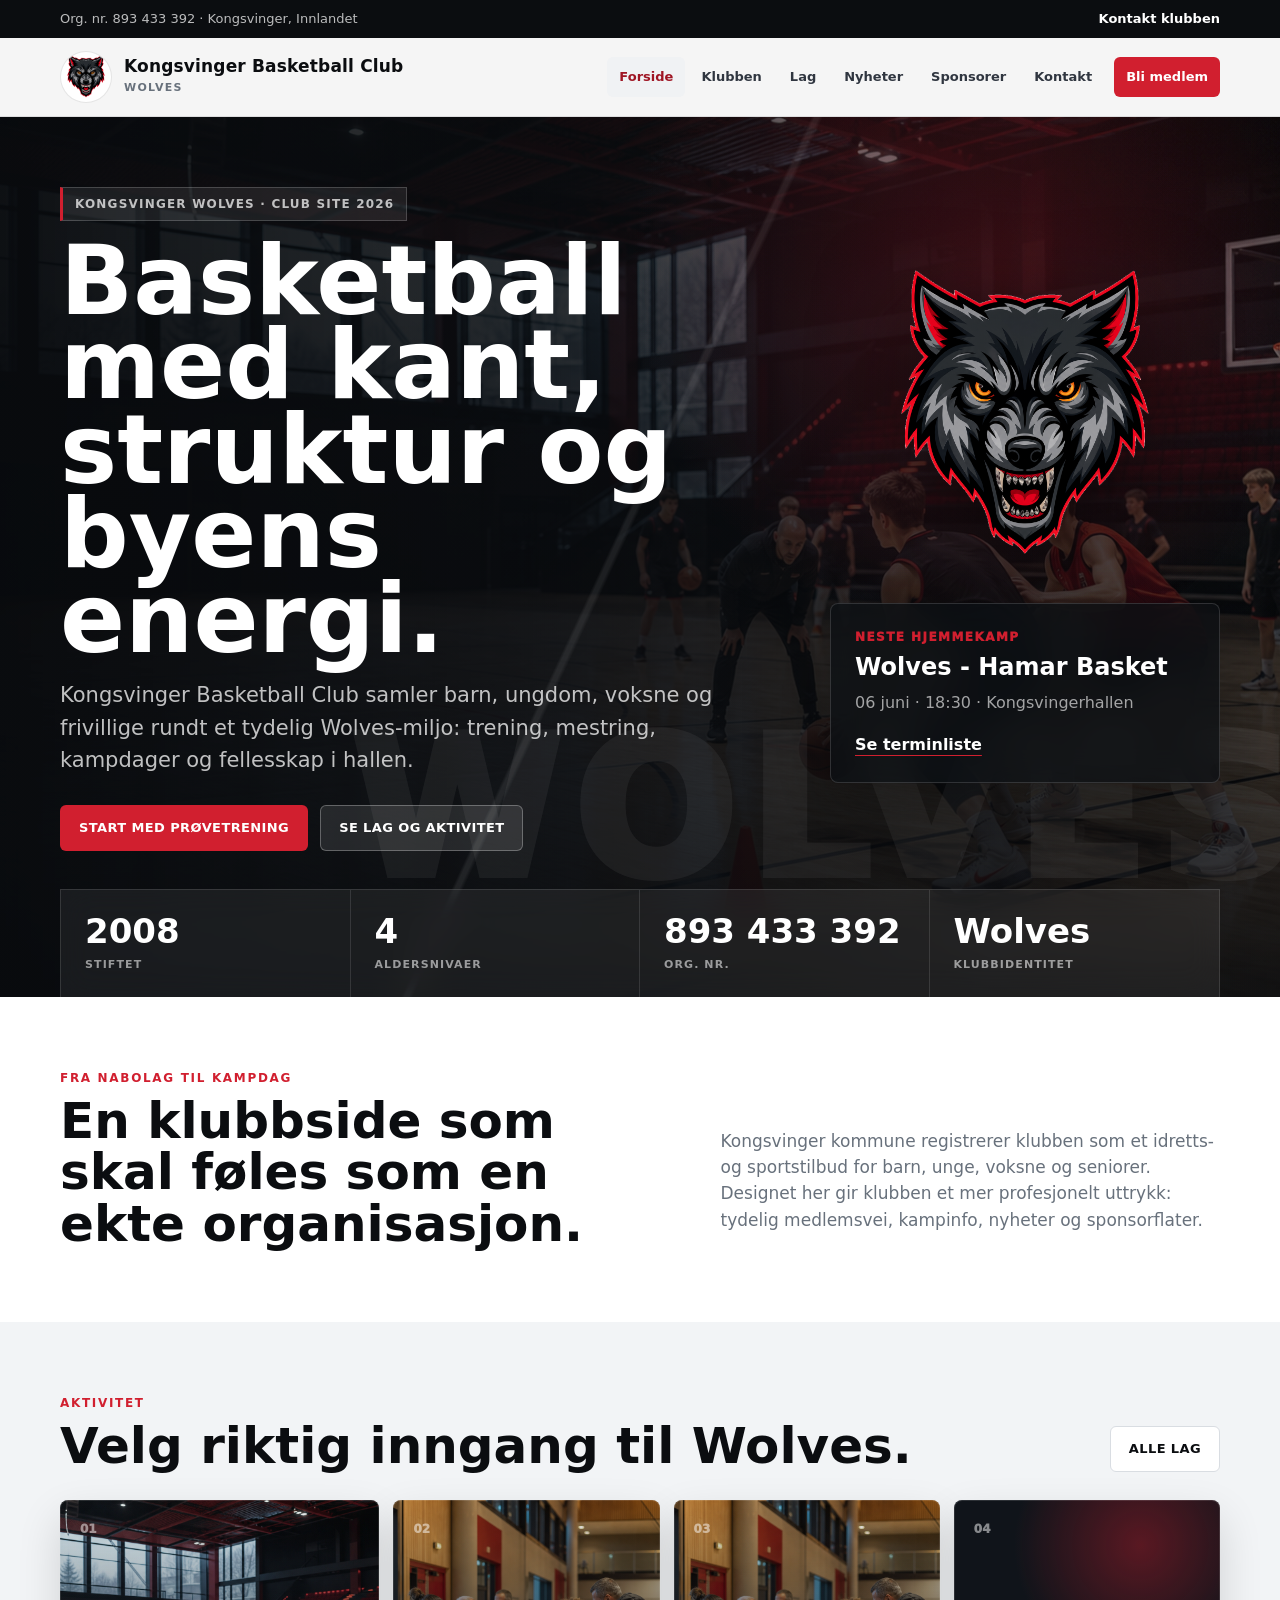
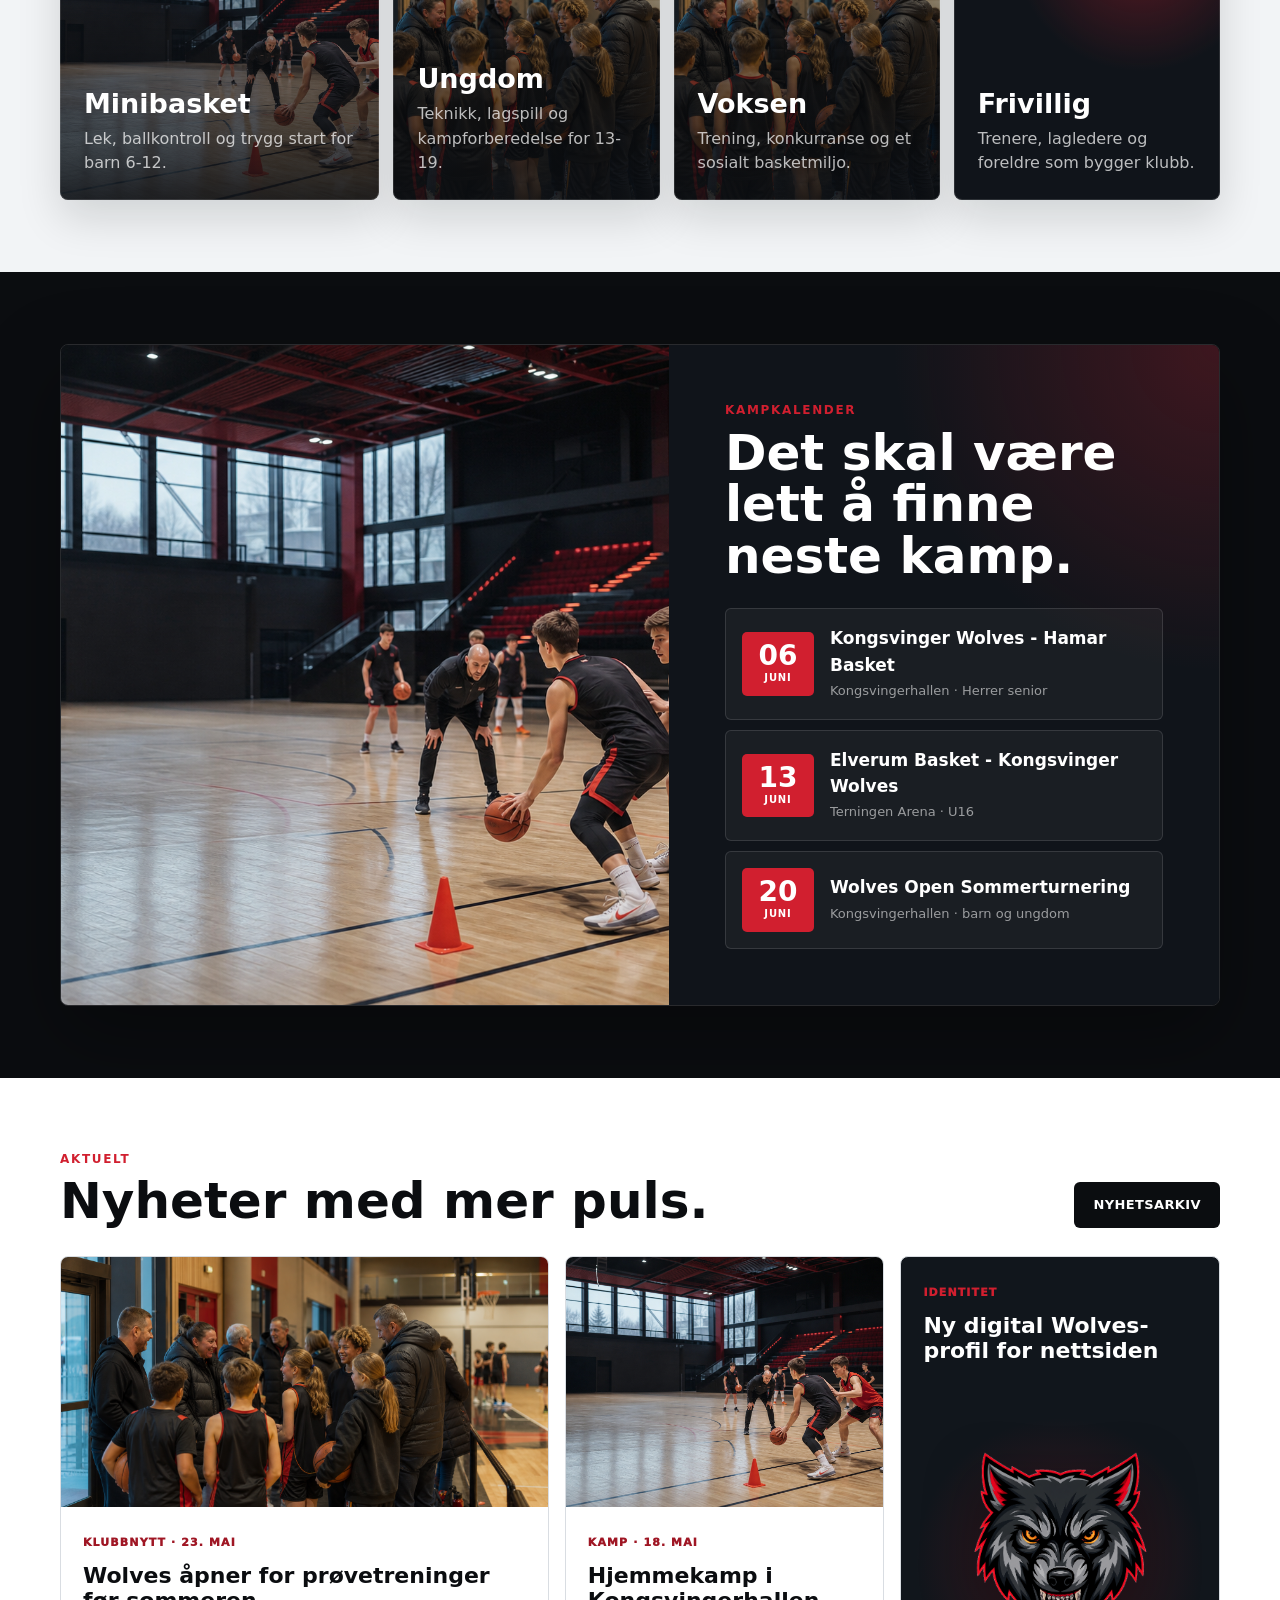
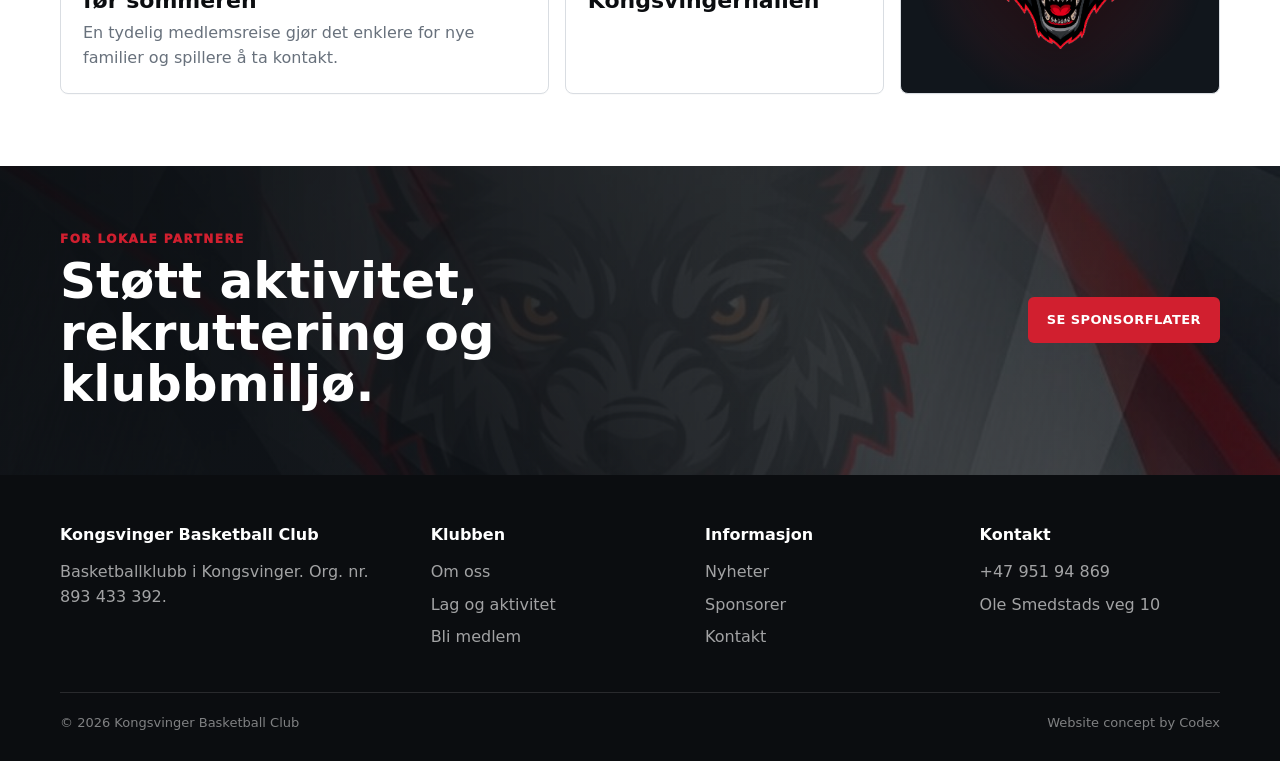
<file: index.html>
<!doctype html>
<html lang="no">
<head>
  <meta charset="utf-8">
  <meta name="viewport" content="width=device-width, initial-scale=1">
  <meta name="description" content="Kongsvinger Basketball Club - Wolves basketball, fellesskap og aktivitet i Kongsvinger.">
  <title>Kongsvinger Basketball Club</title>
  <link rel="stylesheet" href="styles.css">
</head>
<body>
<div class="site-shell home-site">
  <div class="topbar">
    <div class="wrap topbar-row">
      <span>Org. nr. 893 433 392 &middot; Kongsvinger, Innlandet</span>
      <a href="kontakt.html">Kontakt klubben</a>
    </div>
  </div>
  <header class="header">
    <div class="wrap nav-row">
      <a class="brand" href="index.html" aria-label="Kongsvinger Basketball Club">
        <img class="brand-mark" src="assets/wolf-head-logo-transparent.png" alt="">
        <span class="brand-text"><strong>Kongsvinger Basketball Club</strong><span>Wolves</span></span>
      </a>
      <button class="menu-button" type="button" data-menu-button aria-label="Meny" aria-expanded="false"><span></span></button>
      <nav class="nav" data-nav>
        <a href="index.html" aria-current="page">Forside</a>
        <a href="klubben.html">Klubben</a>
        <a href="lag.html">Lag</a>
        <a href="nyheter.html">Nyheter</a>
        <a href="sponsorer.html">Sponsorer</a>
        <a href="kontakt.html">Kontakt</a>
        <a class="cta" href="medlem.html">Bli medlem</a>
      </nav>
    </div>
  </header>

  <main>
    <section class="pro-hero">
      <div class="hero-media" aria-hidden="true"></div>
      <div class="hero-noise" aria-hidden="true"></div>
      <div class="wrap pro-hero-grid">
        <div class="hero-copy">
          <div class="season-pill">Kongsvinger Wolves &middot; Club site 2026</div>
          <h1>Basketball med kant, struktur og byens energi.</h1>
          <p class="lead">Kongsvinger Basketball Club samler barn, ungdom, voksne og frivillige rundt et tydelig Wolves-miljo: trening, mestring, kampdager og fellesskap i hallen.</p>
          <div class="hero-actions">
            <a class="button" href="medlem.html">Start med pr&oslash;vetrening</a>
            <a class="button secondary" href="lag.html">Se lag og aktivitet</a>
          </div>
        </div>
        <aside class="hero-stack" aria-label="Klubboversikt">
          <img class="hero-emblem" src="assets/wolf-head-logo-transparent.png" alt="Kongsvinger Wolves wolf head logo">
          <div class="next-card">
            <span>Neste hjemmekamp</span>
            <strong>Wolves - Hamar Basket</strong>
            <p>06 juni &middot; 18:30 &middot; Kongsvingerhallen</p>
            <a href="lag.html">Se terminliste</a>
          </div>
        </aside>
      </div>
      <div class="wrap hero-metrics" aria-label="Klubbfakta">
        <div><strong>2008</strong><span>Stiftet</span></div>
        <div><strong>4</strong><span>Aldersnivaer</span></div>
        <div><strong>893 433 392</strong><span>Org. nr.</span></div>
        <div><strong>Wolves</strong><span>Klubbidentitet</span></div>
      </div>
    </section>

    <section class="section intro-band">
      <div class="wrap intro-grid">
        <div>
          <div class="eyebrow">Fra nabolag til kampdag</div>
          <h2>En klubbside som skal f&oslash;les som en ekte organisasjon.</h2>
        </div>
        <p>Kongsvinger kommune registrerer klubben som et idretts- og sportstilbud for barn, unge, voksne og seniorer. Designet her gir klubben et mer profesjonelt uttrykk: tydelig medlemsvei, kampinfo, nyheter og sponsorflater.</p>
      </div>
    </section>

    <section class="section programs-section">
      <div class="wrap section-head">
        <div>
          <div class="eyebrow">Aktivitet</div>
          <h2>Velg riktig inngang til Wolves.</h2>
        </div>
        <a class="button light" href="lag.html">Alle lag</a>
      </div>
      <div class="wrap program-grid">
        <article class="program-card feature">
          <span>01</span>
          <h3>Minibasket</h3>
          <p>Lek, ballkontroll og trygg start for barn 6-12.</p>
        </article>
        <article class="program-card">
          <span>02</span>
          <h3>Ungdom</h3>
          <p>Teknikk, lagspill og kampforberedelse for 13-19.</p>
        </article>
        <article class="program-card">
          <span>03</span>
          <h3>Voksen</h3>
          <p>Trening, konkurranse og et sosialt basketmiljo.</p>
        </article>
        <article class="program-card dark-program">
          <span>04</span>
          <h3>Frivillig</h3>
          <p>Trenere, lagledere og foreldre som bygger klubb.</p>
        </article>
      </div>
    </section>

    <section class="section game-section">
      <div class="wrap game-layout">
        <div class="game-photo">
          <img src="assets/basketball-training.jpg" alt="Basketballtrening i Kongsvinger Wolves-stil">
        </div>
        <div class="game-panel">
          <div class="eyebrow">Kampkalender</div>
          <h2>Det skal v&aelig;re lett &aring; finne neste kamp.</h2>
          <div class="fixture-list">
            <a class="fixture" href="lag.html">
              <time><strong>06</strong><span>Juni</span></time>
              <div><strong>Kongsvinger Wolves - Hamar Basket</strong><span>Kongsvingerhallen &middot; Herrer senior</span></div>
            </a>
            <a class="fixture" href="lag.html">
              <time><strong>13</strong><span>Juni</span></time>
              <div><strong>Elverum Basket - Kongsvinger Wolves</strong><span>Terningen Arena &middot; U16</span></div>
            </a>
            <a class="fixture" href="lag.html">
              <time><strong>20</strong><span>Juni</span></time>
              <div><strong>Wolves Open Sommerturnering</strong><span>Kongsvingerhallen &middot; barn og ungdom</span></div>
            </a>
          </div>
        </div>
      </div>
    </section>

    <section class="section news-home">
      <div class="wrap section-head">
        <div>
          <div class="eyebrow">Aktuelt</div>
          <h2>Nyheter med mer puls.</h2>
        </div>
        <a class="button dark" href="nyheter.html">Nyhetsarkiv</a>
      </div>
      <div class="wrap editorial-grid">
        <article class="editorial-card main-story">
          <div class="story-image community"></div>
          <div class="story-body">
            <span>Klubbnytt &middot; 23. mai</span>
            <h3>Wolves &aring;pner for pr&oslash;vetreninger f&oslash;r sommeren</h3>
            <p>En tydelig medlemsreise gj&oslash;r det enklere for nye familier og spillere &aring; ta kontakt.</p>
          </div>
        </article>
        <article class="editorial-card">
          <div class="story-image training"></div>
          <div class="story-body">
            <span>Kamp &middot; 18. mai</span>
            <h3>Hjemmekamp i Kongsvingerhallen</h3>
          </div>
        </article>
        <article class="editorial-card logo-story">
          <div class="story-body">
            <span>Identitet</span>
            <h3>Ny digital Wolves-profil for nettsiden</h3>
          </div>
          <img src="assets/wolf-head-logo-transparent.png" alt="">
        </article>
      </div>
    </section>

    <section class="sponsor-banner">
      <div class="wrap sponsor-inner">
        <div>
          <span>For lokale partnere</span>
          <h2>St&oslash;tt aktivitet, rekruttering og klubbmilj&oslash;.</h2>
        </div>
        <a class="button" href="sponsorer.html">Se sponsorflater</a>
      </div>
    </section>
  </main>

  <footer class="footer">
    <div class="wrap footer-grid">
      <div>
        <h4>Kongsvinger Basketball Club</h4>
        <p>Basketballklubb i Kongsvinger. Org. nr. 893 433 392.</p>
      </div>
      <div><h4>Klubben</h4><a href="klubben.html">Om oss</a><a href="lag.html">Lag og aktivitet</a><a href="medlem.html">Bli medlem</a></div>
      <div><h4>Informasjon</h4><a href="nyheter.html">Nyheter</a><a href="sponsorer.html">Sponsorer</a><a href="kontakt.html">Kontakt</a></div>
      <div><h4>Kontakt</h4><a href="tel:+4795194869">+47 951 94 869</a><a href="kontakt.html">Ole Smedstads veg 10</a></div>
    </div>
    <div class="wrap footer-bottom"><span>&copy; 2026 Kongsvinger Basketball Club</span><span>Website concept by Codex</span></div>
  </footer>
</div>
<script src="script.js"></script>
</body>
</html>
</file>
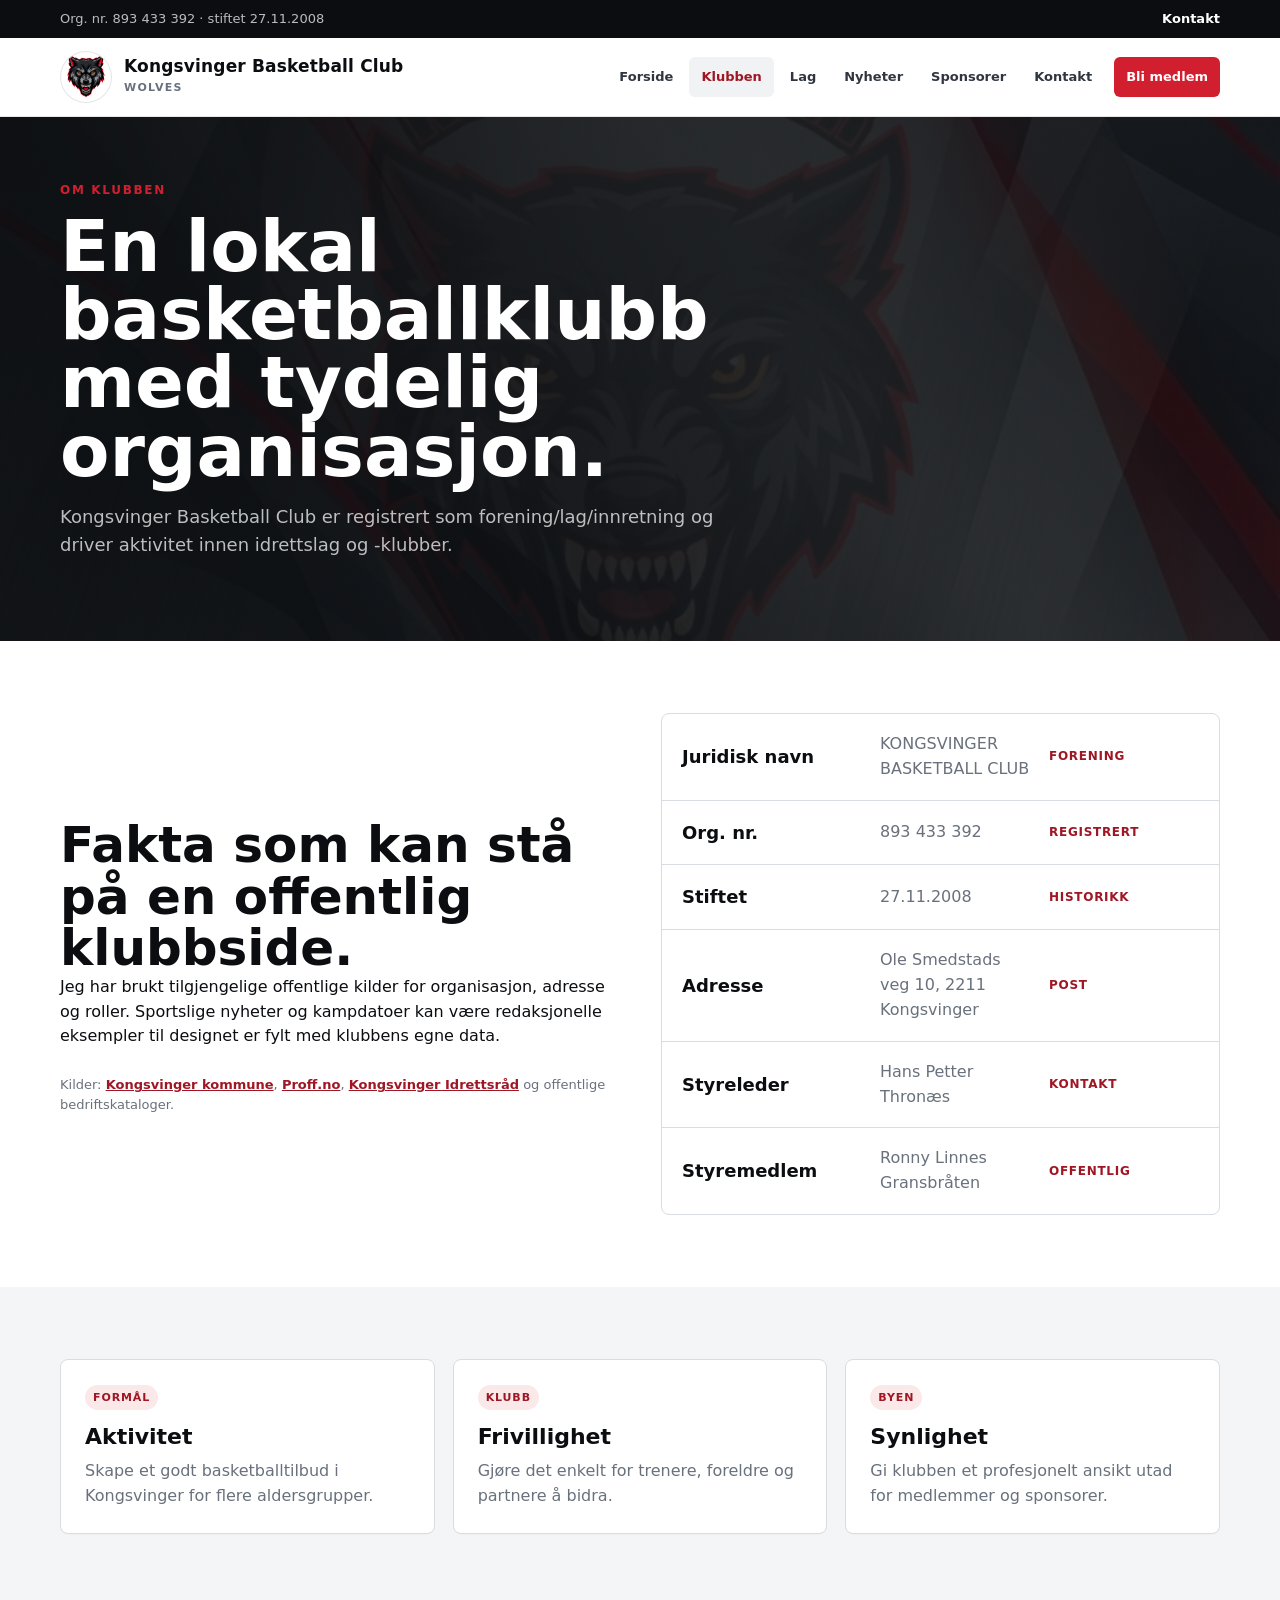
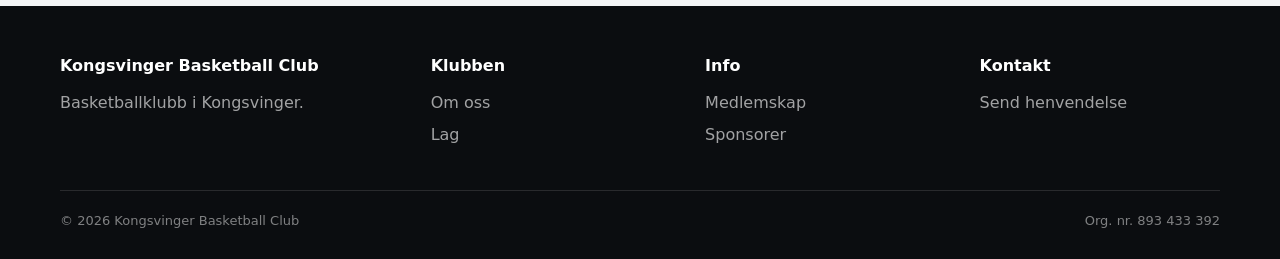
<file: klubben.html>
﻿<!doctype html>
<html lang="no">
<head>
  <meta charset="utf-8">
  <meta name="viewport" content="width=device-width, initial-scale=1">
  <title>Klubben - Kongsvinger Basketball Club</title>
  <link rel="stylesheet" href="styles.css">
</head>
<body>
<div class="site-shell">
  <div class="topbar"><div class="wrap topbar-row"><span>Org. nr. 893 433 392 &middot; stiftet 27.11.2008</span><a href="kontakt.html">Kontakt</a></div></div>
  <header class="header"><div class="wrap nav-row"><a class="brand" href="index.html"><img class="brand-mark" src="assets/wolf-head-logo-transparent.png" alt=""><span class="brand-text"><strong>Kongsvinger Basketball Club</strong><span>Wolves</span></span></a><button class="menu-button" type="button" data-menu-button aria-label="Meny" aria-expanded="false"><span></span></button><nav class="nav" data-nav><a href="index.html">Forside</a><a href="klubben.html" aria-current="page">Klubben</a><a href="lag.html">Lag</a><a href="nyheter.html">Nyheter</a><a href="sponsorer.html">Sponsorer</a><a href="kontakt.html">Kontakt</a><a class="cta" href="medlem.html">Bli medlem</a></nav></div></header>
  <main>
    <section class="page-hero"><div class="wrap"><div class="eyebrow">Om klubben</div><h1>En lokal basketballklubb med tydelig organisasjon.</h1><p>Kongsvinger Basketball Club er registrert som forening/lag/innretning og driver aktivitet innen idrettslag og -klubber.</p></div></section>
    <section class="section"><div class="wrap split"><div><h2>Fakta som kan st&aring; p&aring; en offentlig klubbside.</h2><p>Jeg har brukt tilgjengelige offentlige kilder for organisasjon, adresse og roller. Sportslige nyheter og kampdatoer kan v&aelig;re redaksjonelle eksempler til designet er fylt med klubbens egne data.</p><div class="source-note">Kilder: <a href="https://www.kongsvinger.kommune.no/kultur-idrett-fritid/lag-og-foreninger/kongsvinger-basketball-club">Kongsvinger kommune</a>, <a href="https://www.proff.no/selskap/kongsvinger-basketball-club/kongsvinger/idrettslag-og-klubber/IERXDM810O5">Proff.no</a>, <a href="https://www.kongsvingeridrettsrad.no/styret/medlemsklubber/">Kongsvinger Idrettsr&aring;d</a> og offentlige bedriftskataloger.</div></div><div class="table-like"><div class="row"><strong>Juridisk navn</strong><span>KONGSVINGER BASKETBALL CLUB</span><span class="status">Forening</span></div><div class="row"><strong>Org. nr.</strong><span>893 433 392</span><span class="status">Registrert</span></div><div class="row"><strong>Stiftet</strong><span>27.11.2008</span><span class="status">Historikk</span></div><div class="row"><strong>Adresse</strong><span>Ole Smedstads veg 10, 2211 Kongsvinger</span><span class="status">Post</span></div><div class="row"><strong>Styreleder</strong><span>Hans Petter Thron&aelig;s</span><span class="status">Kontakt</span></div><div class="row"><strong>Styremedlem</strong><span>Ronny Linnes Gransbr&aring;ten</span><span class="status">Offentlig</span></div></div></div></section>
    <section class="section soft"><div class="wrap grid-3"><article class="card"><span class="tag">Form&aring;l</span><h3>Aktivitet</h3><p>Skape et godt basketballtilbud i Kongsvinger for flere aldersgrupper.</p></article><article class="card"><span class="tag">Klubb</span><h3>Frivillighet</h3><p>Gj&oslash;re det enkelt for trenere, foreldre og partnere &aring; bidra.</p></article><article class="card"><span class="tag">Byen</span><h3>Synlighet</h3><p>Gi klubben et profesjonelt ansikt utad for medlemmer og sponsorer.</p></article></div></section>
  </main>
  <footer class="footer"><div class="wrap footer-grid"><div><h4>Kongsvinger Basketball Club</h4><p>Basketballklubb i Kongsvinger.</p></div><div><h4>Klubben</h4><a href="klubben.html">Om oss</a><a href="lag.html">Lag</a></div><div><h4>Info</h4><a href="medlem.html">Medlemskap</a><a href="sponsorer.html">Sponsorer</a></div><div><h4>Kontakt</h4><a href="kontakt.html">Send henvendelse</a></div></div><div class="wrap footer-bottom"><span>&copy; 2026 Kongsvinger Basketball Club</span><span>Org. nr. 893 433 392</span></div></footer>
</div><script src="script.js"></script>
</body>
</html>
</file>
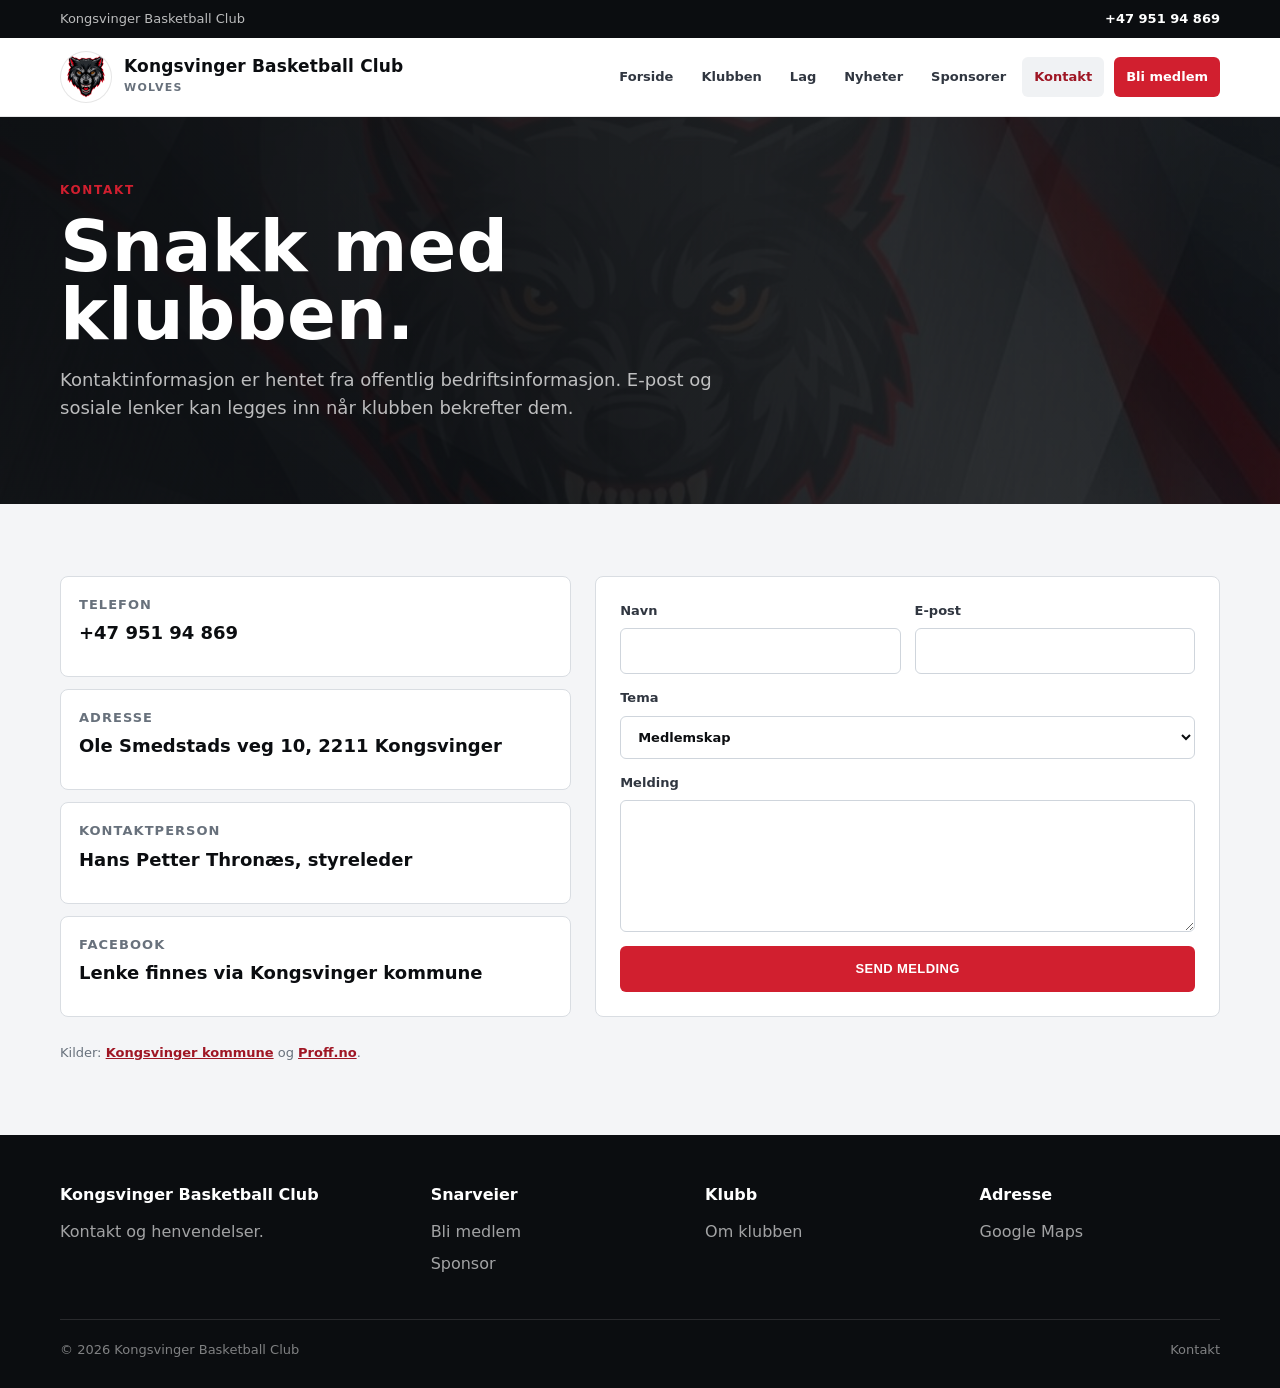
<file: kontakt.html>
﻿<!doctype html>
<html lang="no">
<head><meta charset="utf-8"><meta name="viewport" content="width=device-width, initial-scale=1"><title>Kontakt - Kongsvinger Basketball Club</title><link rel="stylesheet" href="styles.css"></head>
<body><div class="site-shell">
  <div class="topbar"><div class="wrap topbar-row"><span>Kongsvinger Basketball Club</span><a href="tel:+4795194869">+47 951 94 869</a></div></div>
  <header class="header"><div class="wrap nav-row"><a class="brand" href="index.html"><img class="brand-mark" src="assets/wolf-head-logo-transparent.png" alt=""><span class="brand-text"><strong>Kongsvinger Basketball Club</strong><span>Wolves</span></span></a><button class="menu-button" type="button" data-menu-button aria-label="Meny" aria-expanded="false"><span></span></button><nav class="nav" data-nav><a href="index.html">Forside</a><a href="klubben.html">Klubben</a><a href="lag.html">Lag</a><a href="nyheter.html">Nyheter</a><a href="sponsorer.html">Sponsorer</a><a href="kontakt.html" aria-current="page">Kontakt</a><a class="cta" href="medlem.html">Bli medlem</a></nav></div></header>
  <main>
    <section class="page-hero"><div class="wrap"><div class="eyebrow">Kontakt</div><h1>Snakk med klubben.</h1><p>Kontaktinformasjon er hentet fra offentlig bedriftsinformasjon. E-post og sosiale lenker kan legges inn n&aring;r klubben bekrefter dem.</p></div></section>
    <section class="section soft"><div class="wrap contact-grid"><div class="info-list"><div class="info-item"><span>Telefon</span><strong>+47 951 94 869</strong></div><div class="info-item"><span>Adresse</span><strong>Ole Smedstads veg 10, 2211 Kongsvinger</strong></div><div class="info-item"><span>Kontaktperson</span><strong>Hans Petter Thron&aelig;s, styreleder</strong></div><div class="info-item"><span>Facebook</span><strong>Lenke finnes via Kongsvinger kommune</strong></div></div><form data-demo-form><div class="field-grid"><label>Navn<input required name="name"></label><label>E-post<input required type="email" name="email"></label></div><label>Tema<select name="topic"><option>Medlemskap</option><option>Treningstider</option><option>Sponsor</option><option>Frivillig</option><option>Annet</option></select></label><label>Melding<textarea required name="message"></textarea></label><button class="button" type="submit">Send melding</button><p data-form-notice hidden style="color:#146b37;font-weight:900;margin:0;">Takk. Skjemaet er demonstrert og kan kobles til en ekte innboks.</p></form></div><div class="wrap source-note">Kilder: <a href="https://www.kongsvinger.kommune.no/kultur-idrett-fritid/lag-og-foreninger/kongsvinger-basketball-club">Kongsvinger kommune</a> og <a href="https://www.proff.no/selskap/kongsvinger-basketball-club/kongsvinger/idrettslag-og-klubber/IERXDM810O5">Proff.no</a>.</div></section>
  </main>
  <footer class="footer"><div class="wrap footer-grid"><div><h4>Kongsvinger Basketball Club</h4><p>Kontakt og henvendelser.</p></div><div><h4>Snarveier</h4><a href="medlem.html">Bli medlem</a><a href="sponsorer.html">Sponsor</a></div><div><h4>Klubb</h4><a href="klubben.html">Om klubben</a></div><div><h4>Adresse</h4><a href="https://maps.google.com/?q=Ole%20Smedstads%20veg%2010%202211%20Kongsvinger">Google Maps</a></div></div><div class="wrap footer-bottom"><span>&copy; 2026 Kongsvinger Basketball Club</span><span>Kontakt</span></div></footer>
</div><script src="script.js"></script></body></html>
</file>
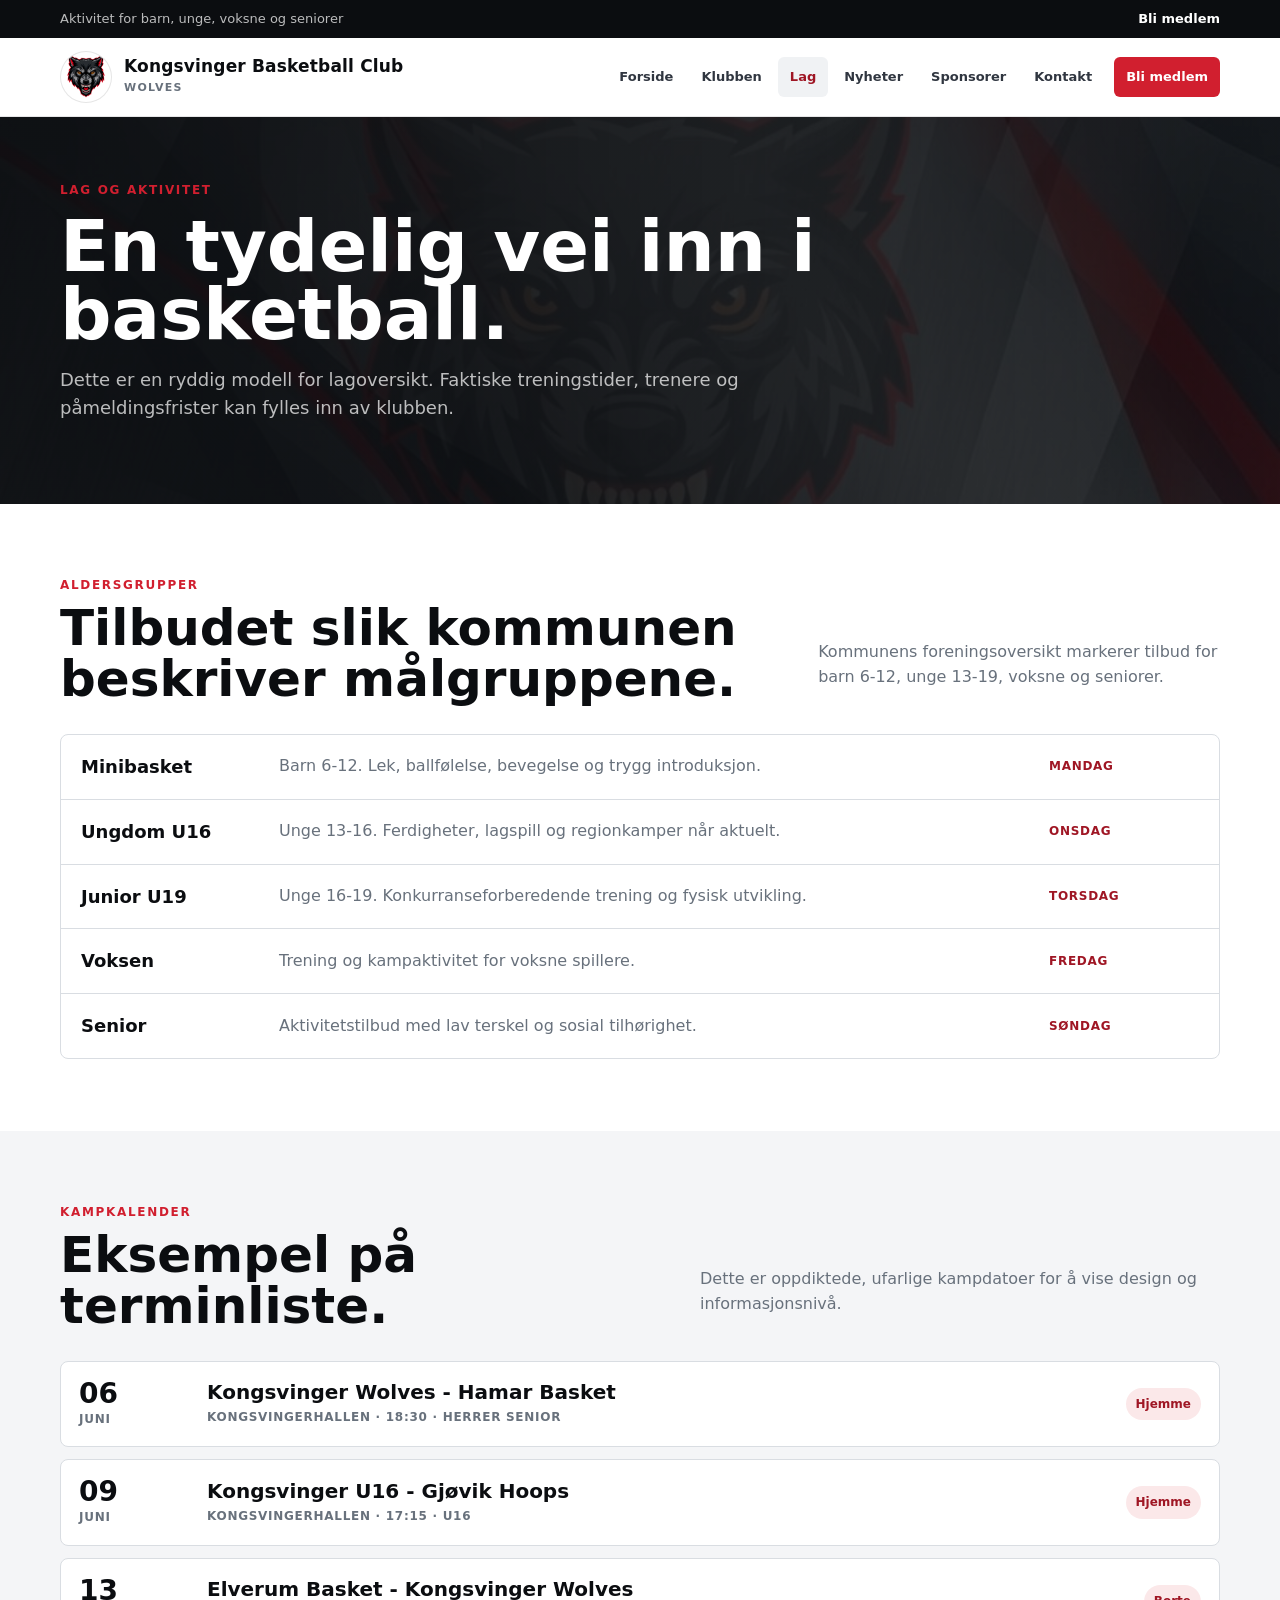
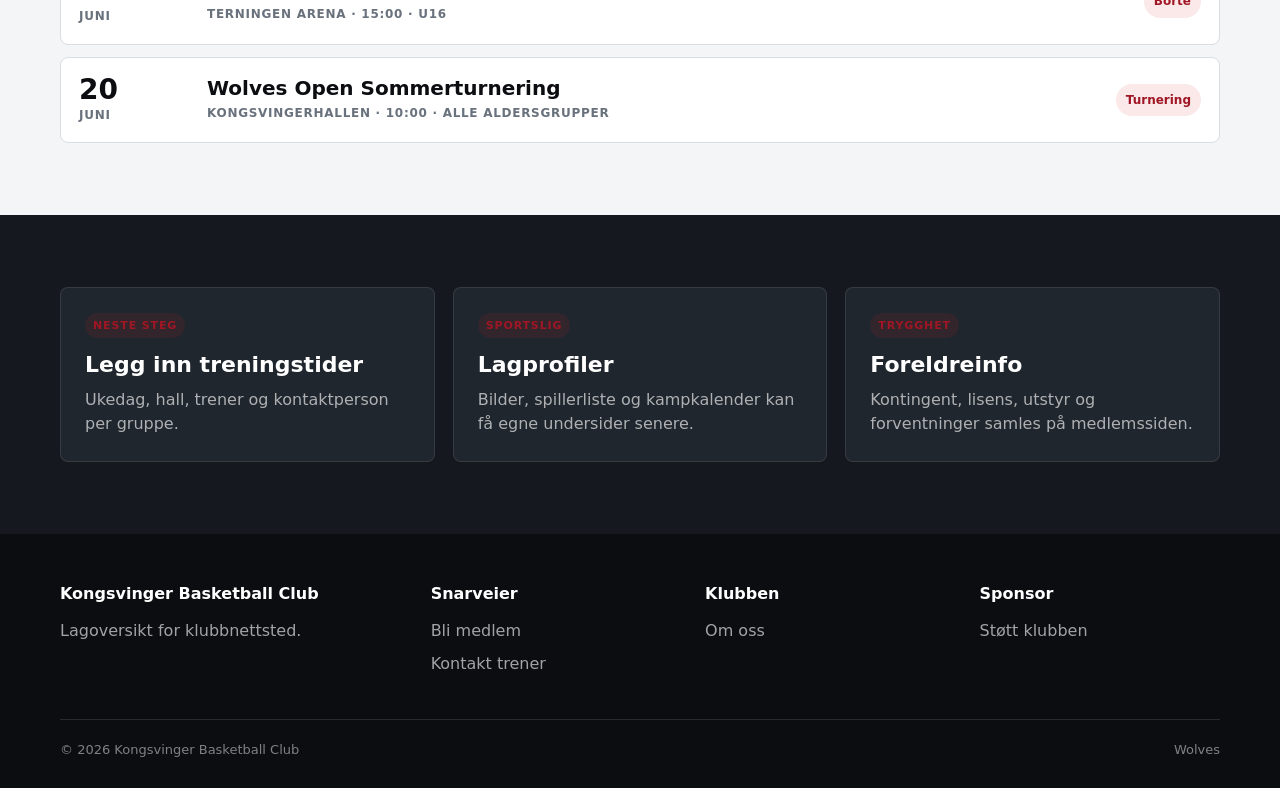
<file: lag.html>
﻿<!doctype html>
<html lang="no">
<head><meta charset="utf-8"><meta name="viewport" content="width=device-width, initial-scale=1"><title>Lag - Kongsvinger Basketball Club</title><link rel="stylesheet" href="styles.css"></head>
<body><div class="site-shell">
  <div class="topbar"><div class="wrap topbar-row"><span>Aktivitet for barn, unge, voksne og seniorer</span><a href="medlem.html">Bli medlem</a></div></div>
  <header class="header"><div class="wrap nav-row"><a class="brand" href="index.html"><img class="brand-mark" src="assets/wolf-head-logo-transparent.png" alt=""><span class="brand-text"><strong>Kongsvinger Basketball Club</strong><span>Wolves</span></span></a><button class="menu-button" type="button" data-menu-button aria-label="Meny" aria-expanded="false"><span></span></button><nav class="nav" data-nav><a href="index.html">Forside</a><a href="klubben.html">Klubben</a><a href="lag.html" aria-current="page">Lag</a><a href="nyheter.html">Nyheter</a><a href="sponsorer.html">Sponsorer</a><a href="kontakt.html">Kontakt</a><a class="cta" href="medlem.html">Bli medlem</a></nav></div></header>
  <main>
    <section class="page-hero"><div class="wrap"><div class="eyebrow">Lag og aktivitet</div><h1>En tydelig vei inn i basketball.</h1><p>Dette er en ryddig modell for lagoversikt. Faktiske treningstider, trenere og p&aring;meldingsfrister kan fylles inn av klubben.</p></div></section>
    <section class="section"><div class="wrap section-head"><div><div class="eyebrow">Aldersgrupper</div><h2>Tilbudet slik kommunen beskriver m&aring;lgruppene.</h2></div><p>Kommunens foreningsoversikt markerer tilbud for barn 6-12, unge 13-19, voksne og seniorer.</p></div><div class="wrap table-like"><div class="row"><strong>Minibasket</strong><span>Barn 6-12. Lek, ballf&oslash;lelse, bevegelse og trygg introduksjon.</span><span class="status">Mandag</span></div><div class="row"><strong>Ungdom U16</strong><span>Unge 13-16. Ferdigheter, lagspill og regionkamper n&aring;r aktuelt.</span><span class="status">Onsdag</span></div><div class="row"><strong>Junior U19</strong><span>Unge 16-19. Konkurranseforberedende trening og fysisk utvikling.</span><span class="status">Torsdag</span></div><div class="row"><strong>Voksen</strong><span>Trening og kampaktivitet for voksne spillere.</span><span class="status">Fredag</span></div><div class="row"><strong>Senior</strong><span>Aktivitetstilbud med lav terskel og sosial tilh&oslash;righet.</span><span class="status">S&oslash;ndag</span></div></div></section>
    <section class="section soft"><div class="wrap section-head"><div><div class="eyebrow">Kampkalender</div><h2>Eksempel p&aring; terminliste.</h2></div><p>Dette er oppdiktede, ufarlige kampdatoer for &aring; vise design og informasjonsniv&aring;.</p></div><div class="wrap match-list"><article class="match"><div class="match-date"><strong>06</strong><span>Juni</span></div><div><h3>Kongsvinger Wolves - Hamar Basket</h3><div class="match-meta">Kongsvingerhallen &middot; 18:30 &middot; Herrer senior</div></div><span class="match-badge">Hjemme</span></article><article class="match"><div class="match-date"><strong>09</strong><span>Juni</span></div><div><h3>Kongsvinger U16 - Gj&oslash;vik Hoops</h3><div class="match-meta">Kongsvingerhallen &middot; 17:15 &middot; U16</div></div><span class="match-badge">Hjemme</span></article><article class="match"><div class="match-date"><strong>13</strong><span>Juni</span></div><div><h3>Elverum Basket - Kongsvinger Wolves</h3><div class="match-meta">Terningen Arena &middot; 15:00 &middot; U16</div></div><span class="match-badge">Borte</span></article><article class="match"><div class="match-date"><strong>20</strong><span>Juni</span></div><div><h3>Wolves Open Sommerturnering</h3><div class="match-meta">Kongsvingerhallen &middot; 10:00 &middot; alle aldersgrupper</div></div><span class="match-badge">Turnering</span></article></div></section>
    <section class="section dark"><div class="wrap grid-3"><article class="card dark-card"><span class="tag">Neste steg</span><h3>Legg inn treningstider</h3><p>Ukedag, hall, trener og kontaktperson per gruppe.</p></article><article class="card dark-card"><span class="tag">Sportslig</span><h3>Lagprofiler</h3><p>Bilder, spillerliste og kampkalender kan f&aring; egne undersider senere.</p></article><article class="card dark-card"><span class="tag">Trygghet</span><h3>Foreldreinfo</h3><p>Kontingent, lisens, utstyr og forventninger samles p&aring; medlemssiden.</p></article></div></section>
  </main>
  <footer class="footer"><div class="wrap footer-grid"><div><h4>Kongsvinger Basketball Club</h4><p>Lagoversikt for klubbnettsted.</p></div><div><h4>Snarveier</h4><a href="medlem.html">Bli medlem</a><a href="kontakt.html">Kontakt trener</a></div><div><h4>Klubben</h4><a href="klubben.html">Om oss</a></div><div><h4>Sponsor</h4><a href="sponsorer.html">St&oslash;tt klubben</a></div></div><div class="wrap footer-bottom"><span>&copy; 2026 Kongsvinger Basketball Club</span><span>Wolves</span></div></footer>
</div><script src="script.js"></script></body></html>
</file>
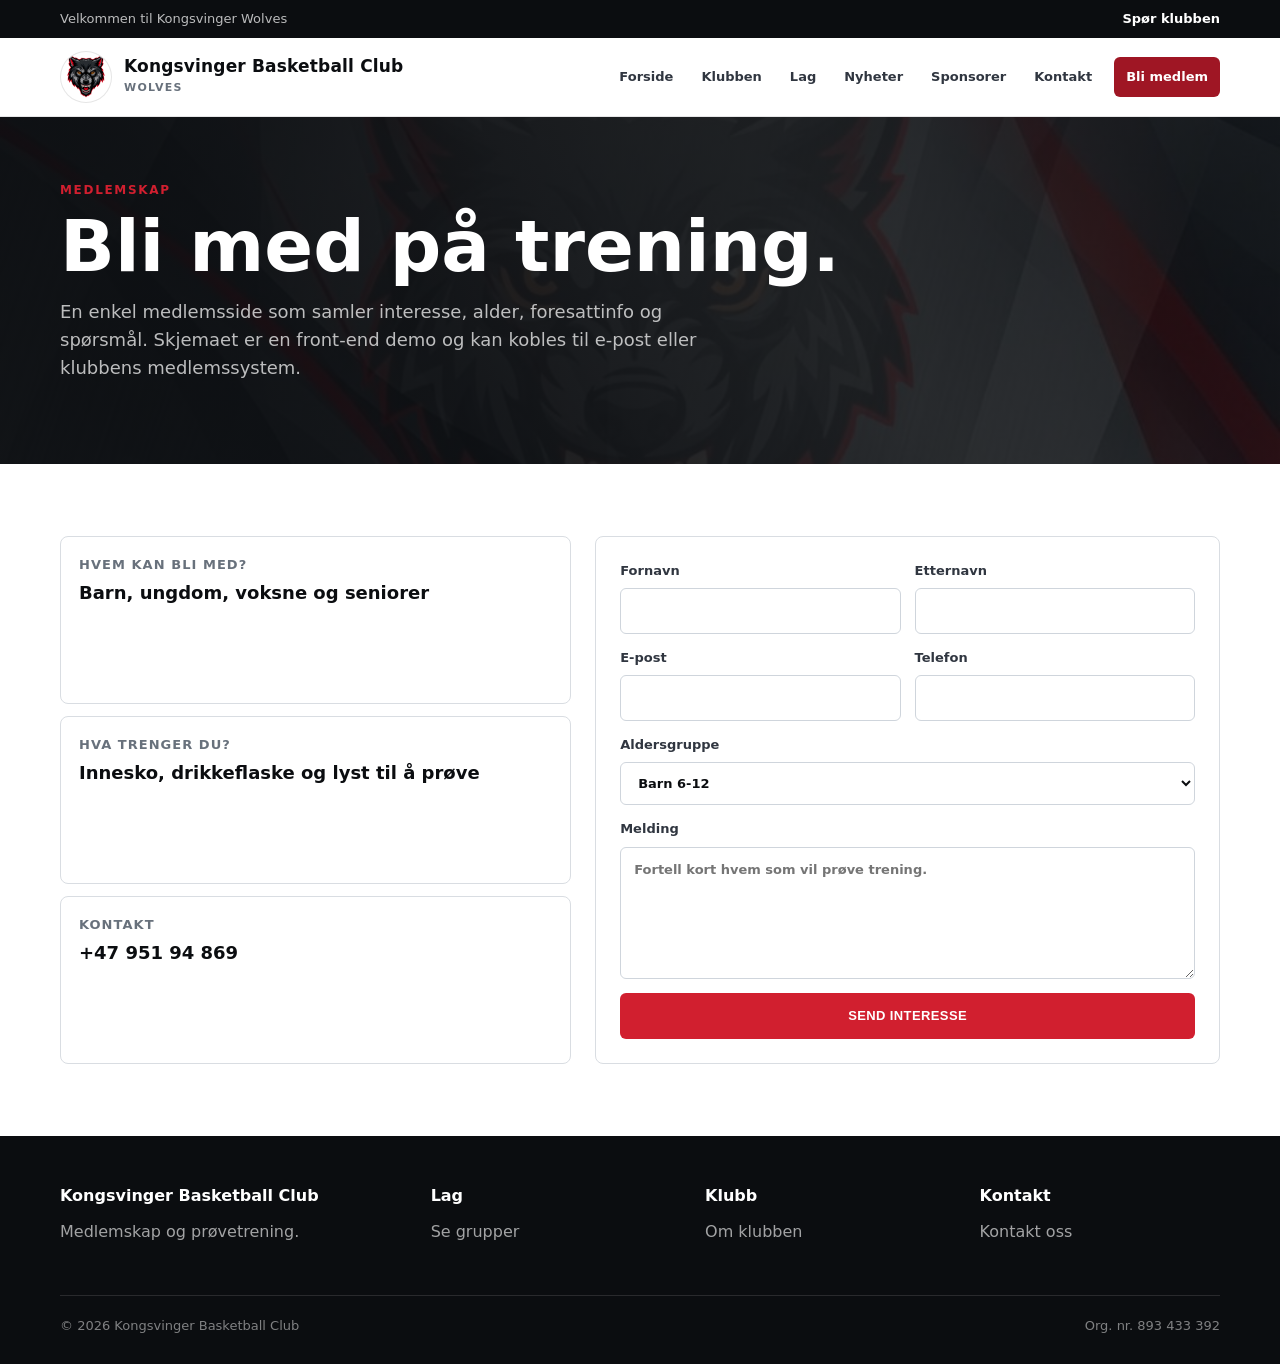
<file: medlem.html>
﻿<!doctype html>
<html lang="no">
<head><meta charset="utf-8"><meta name="viewport" content="width=device-width, initial-scale=1"><title>Bli medlem - Kongsvinger Basketball Club</title><link rel="stylesheet" href="styles.css"></head>
<body><div class="site-shell">
  <div class="topbar"><div class="wrap topbar-row"><span>Velkommen til Kongsvinger Wolves</span><a href="kontakt.html">Sp&oslash;r klubben</a></div></div>
  <header class="header"><div class="wrap nav-row"><a class="brand" href="index.html"><img class="brand-mark" src="assets/wolf-head-logo-transparent.png" alt=""><span class="brand-text"><strong>Kongsvinger Basketball Club</strong><span>Wolves</span></span></a><button class="menu-button" type="button" data-menu-button aria-label="Meny" aria-expanded="false"><span></span></button><nav class="nav" data-nav><a href="index.html">Forside</a><a href="klubben.html">Klubben</a><a href="lag.html">Lag</a><a href="nyheter.html">Nyheter</a><a href="sponsorer.html">Sponsorer</a><a href="kontakt.html">Kontakt</a><a class="cta" href="medlem.html" aria-current="page">Bli medlem</a></nav></div></header>
  <main>
    <section class="page-hero"><div class="wrap"><div class="eyebrow">Medlemskap</div><h1>Bli med p&aring; trening.</h1><p>En enkel medlemsside som samler interesse, alder, foresattinfo og sp&oslash;rsm&aring;l. Skjemaet er en front-end demo og kan kobles til e-post eller klubbens medlemssystem.</p></div></section>
    <section class="section"><div class="wrap contact-grid"><div class="info-list"><div class="info-item"><span>Hvem kan bli med?</span><strong>Barn, ungdom, voksne og seniorer</strong></div><div class="info-item"><span>Hva trenger du?</span><strong>Innesko, drikkeflaske og lyst til &aring; pr&oslash;ve</strong></div><div class="info-item"><span>Kontakt</span><strong>+47 951 94 869</strong></div></div><form data-demo-form><div class="field-grid"><label>Fornavn<input required name="first" autocomplete="given-name"></label><label>Etternavn<input required name="last" autocomplete="family-name"></label></div><div class="field-grid"><label>E-post<input required type="email" name="email" autocomplete="email"></label><label>Telefon<input name="phone" autocomplete="tel"></label></div><label>Aldersgruppe<select name="group"><option>Barn 6-12</option><option>Ungdom 13-19</option><option>Voksen</option><option>Senior</option><option>Frivillig / trener</option></select></label><label>Melding<textarea name="message" placeholder="Fortell kort hvem som vil pr&oslash;ve trening."></textarea></label><button class="button" type="submit">Send interesse</button><p data-form-notice hidden style="color:#146b37;font-weight:900;margin:0;">Takk. Dette er en demo, men skjemaopplevelsen er klar for integrasjon.</p></form></div></section>
  </main>
  <footer class="footer"><div class="wrap footer-grid"><div><h4>Kongsvinger Basketball Club</h4><p>Medlemskap og pr&oslash;vetrening.</p></div><div><h4>Lag</h4><a href="lag.html">Se grupper</a></div><div><h4>Klubb</h4><a href="klubben.html">Om klubben</a></div><div><h4>Kontakt</h4><a href="kontakt.html">Kontakt oss</a></div></div><div class="wrap footer-bottom"><span>&copy; 2026 Kongsvinger Basketball Club</span><span>Org. nr. 893 433 392</span></div></footer>
</div><script src="script.js"></script></body></html>
</file>
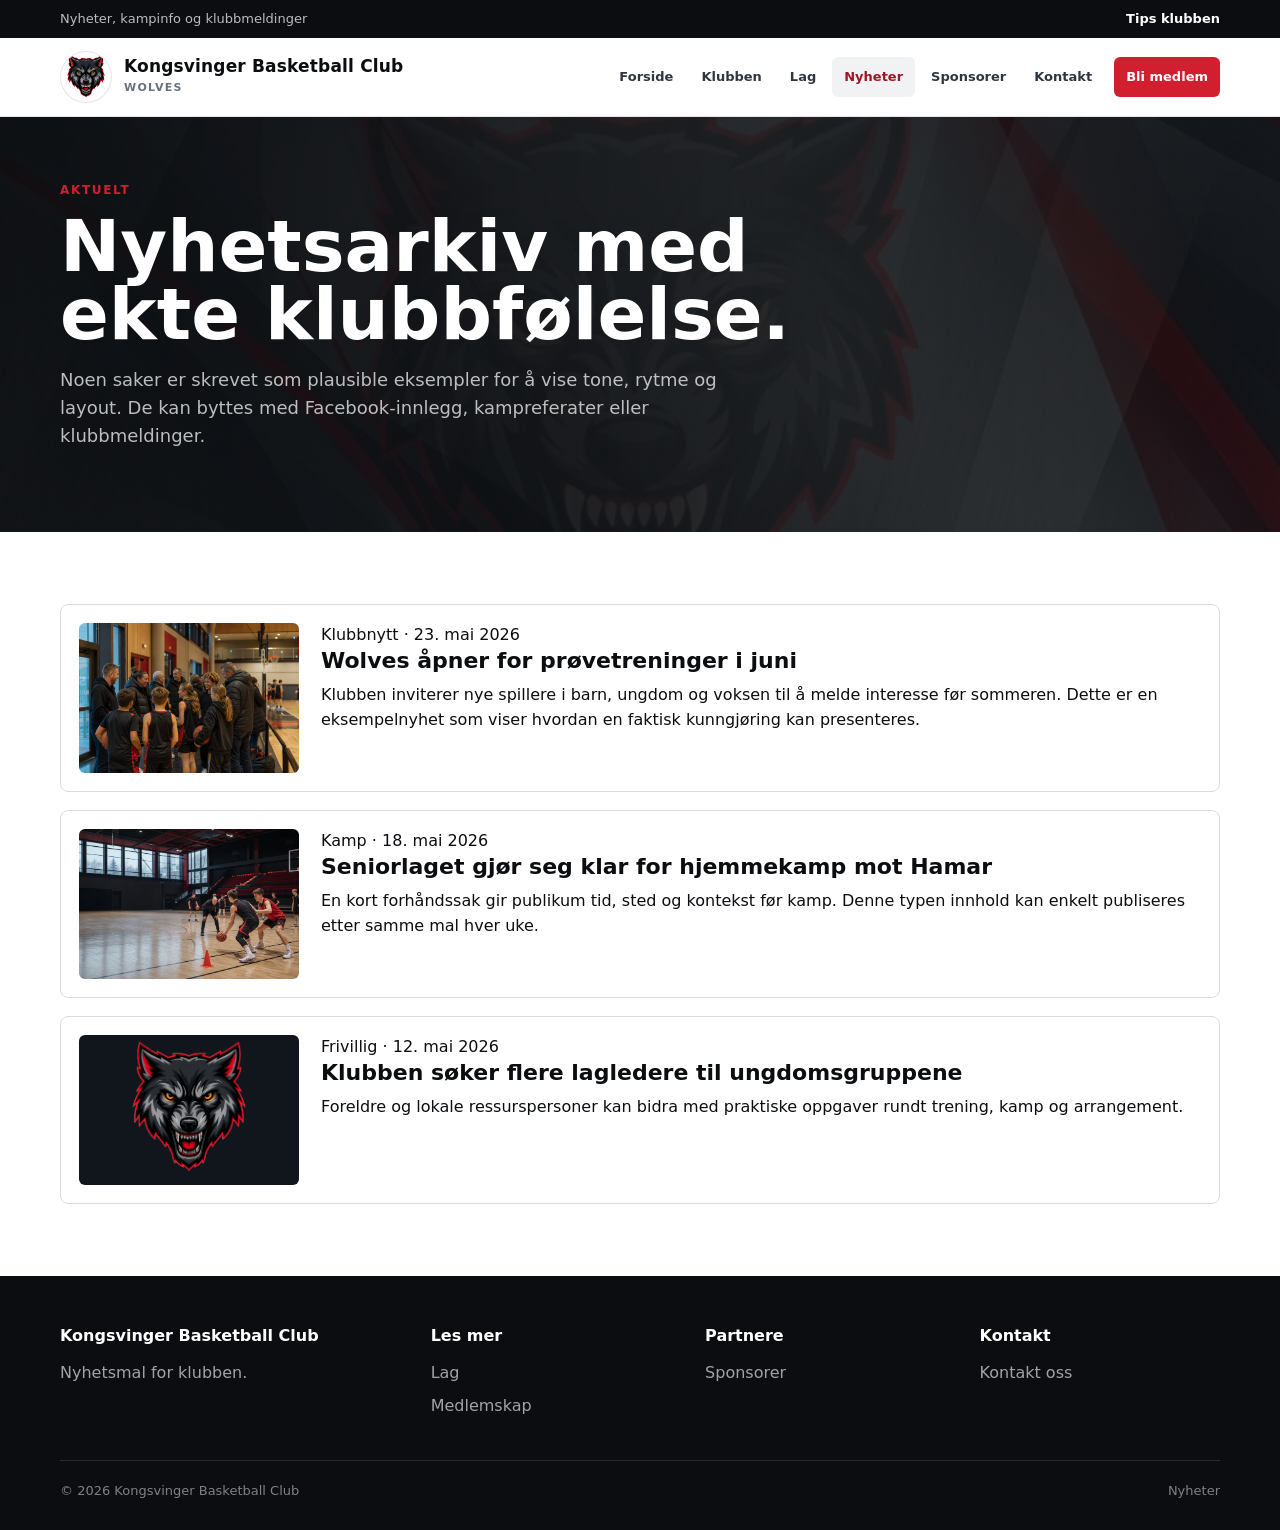
<file: nyheter.html>
﻿<!doctype html>
<html lang="no">
<head><meta charset="utf-8"><meta name="viewport" content="width=device-width, initial-scale=1"><title>Nyheter - Kongsvinger Basketball Club</title><link rel="stylesheet" href="styles.css"></head>
<body><div class="site-shell">
  <div class="topbar"><div class="wrap topbar-row"><span>Nyheter, kampinfo og klubbmeldinger</span><a href="kontakt.html">Tips klubben</a></div></div>
  <header class="header"><div class="wrap nav-row"><a class="brand" href="index.html"><img class="brand-mark" src="assets/wolf-head-logo-transparent.png" alt=""><span class="brand-text"><strong>Kongsvinger Basketball Club</strong><span>Wolves</span></span></a><button class="menu-button" type="button" data-menu-button aria-label="Meny" aria-expanded="false"><span></span></button><nav class="nav" data-nav><a href="index.html">Forside</a><a href="klubben.html">Klubben</a><a href="lag.html">Lag</a><a href="nyheter.html" aria-current="page">Nyheter</a><a href="sponsorer.html">Sponsorer</a><a href="kontakt.html">Kontakt</a><a class="cta" href="medlem.html">Bli medlem</a></nav></div></header>
  <main>
    <section class="page-hero"><div class="wrap"><div class="eyebrow">Aktuelt</div><h1>Nyhetsarkiv med ekte klubbf&oslash;lelse.</h1><p>Noen saker er skrevet som plausible eksempler for &aring; vise tone, rytme og layout. De kan byttes med Facebook-innlegg, kampreferater eller klubbmeldinger.</p></div></section>
    <section class="section"><div class="wrap news-list"><article class="news-item"><div class="news-thumb"></div><div><span class="tag">Klubbnytt &middot; 23. mai 2026</span><h3>Wolves &aring;pner for pr&oslash;vetreninger i juni</h3><p>Klubben inviterer nye spillere i barn, ungdom og voksen til &aring; melde interesse f&oslash;r sommeren. Dette er en eksempelnyhet som viser hvordan en faktisk kunngj&oslash;ring kan presenteres.</p></div></article><article class="news-item"><div class="news-thumb"></div><div><span class="tag">Kamp &middot; 18. mai 2026</span><h3>Seniorlaget gj&oslash;r seg klar for hjemmekamp mot Hamar</h3><p>En kort forh&aring;ndssak gir publikum tid, sted og kontekst f&oslash;r kamp. Denne typen innhold kan enkelt publiseres etter samme mal hver uke.</p></div></article><article class="news-item"><div class="news-thumb"></div><div><span class="tag">Frivillig &middot; 12. mai 2026</span><h3>Klubben s&oslash;ker flere lagledere til ungdomsgruppene</h3><p>Foreldre og lokale ressurspersoner kan bidra med praktiske oppgaver rundt trening, kamp og arrangement.</p></div></article></div></section>
  </main>
  <footer class="footer"><div class="wrap footer-grid"><div><h4>Kongsvinger Basketball Club</h4><p>Nyhetsmal for klubben.</p></div><div><h4>Les mer</h4><a href="lag.html">Lag</a><a href="medlem.html">Medlemskap</a></div><div><h4>Partnere</h4><a href="sponsorer.html">Sponsorer</a></div><div><h4>Kontakt</h4><a href="kontakt.html">Kontakt oss</a></div></div><div class="wrap footer-bottom"><span>&copy; 2026 Kongsvinger Basketball Club</span><span>Nyheter</span></div></footer>
</div><script src="script.js"></script></body></html>
</file>
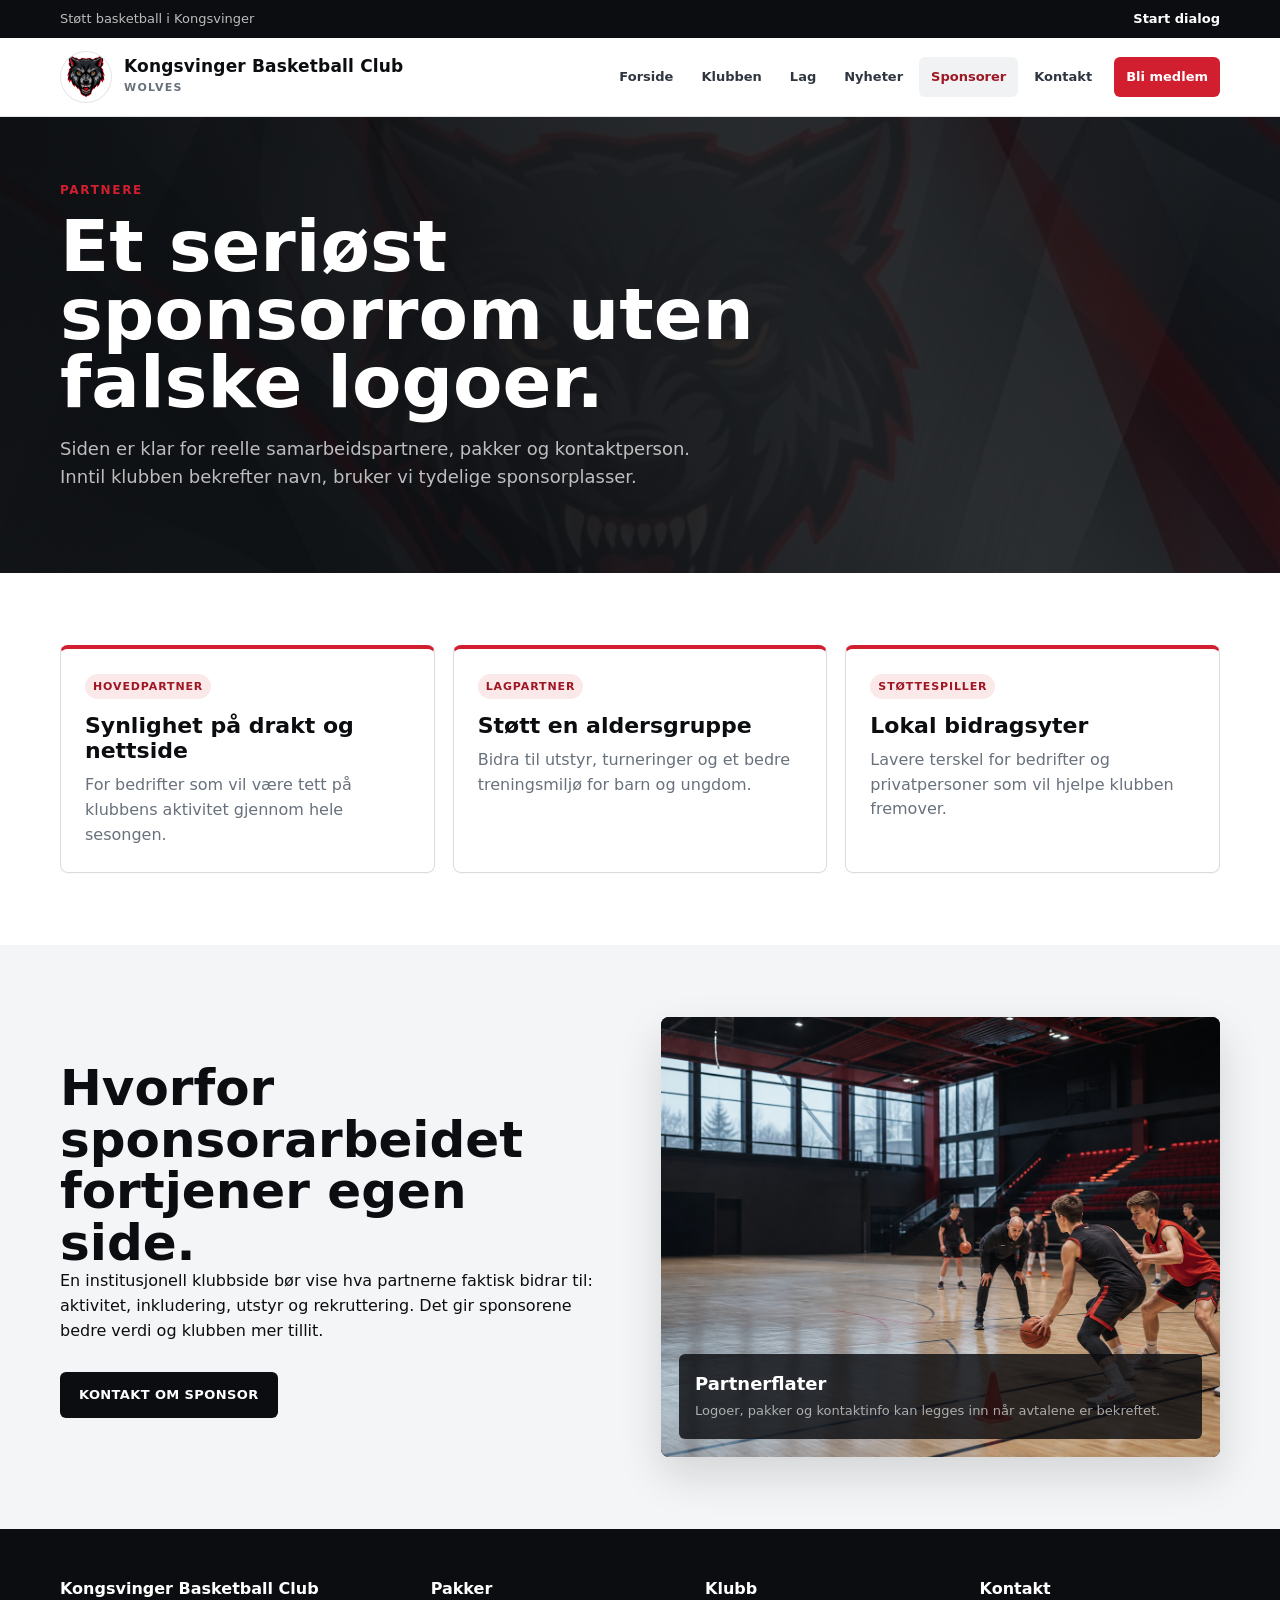
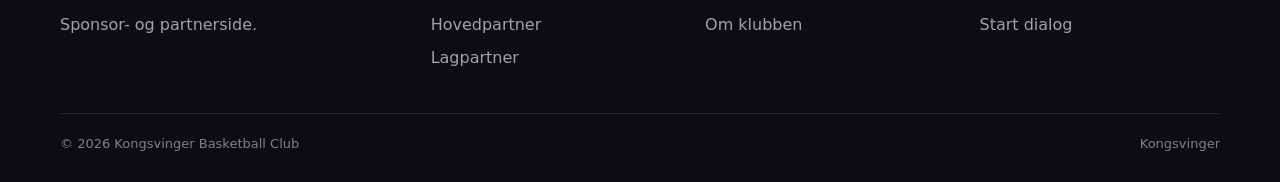
<file: sponsorer.html>
﻿<!doctype html>
<html lang="no">
<head><meta charset="utf-8"><meta name="viewport" content="width=device-width, initial-scale=1"><title>Sponsorer - Kongsvinger Basketball Club</title><link rel="stylesheet" href="styles.css"></head>
<body><div class="site-shell">
  <div class="topbar"><div class="wrap topbar-row"><span>St&oslash;tt basketball i Kongsvinger</span><a href="kontakt.html">Start dialog</a></div></div>
  <header class="header"><div class="wrap nav-row"><a class="brand" href="index.html"><img class="brand-mark" src="assets/wolf-head-logo-transparent.png" alt=""><span class="brand-text"><strong>Kongsvinger Basketball Club</strong><span>Wolves</span></span></a><button class="menu-button" type="button" data-menu-button aria-label="Meny" aria-expanded="false"><span></span></button><nav class="nav" data-nav><a href="index.html">Forside</a><a href="klubben.html">Klubben</a><a href="lag.html">Lag</a><a href="nyheter.html">Nyheter</a><a href="sponsorer.html" aria-current="page">Sponsorer</a><a href="kontakt.html">Kontakt</a><a class="cta" href="medlem.html">Bli medlem</a></nav></div></header>
  <main>
    <section class="page-hero"><div class="wrap"><div class="eyebrow">Partnere</div><h1>Et seri&oslash;st sponsorrom uten falske logoer.</h1><p>Siden er klar for reelle samarbeidspartnere, pakker og kontaktperson. Inntil klubben bekrefter navn, bruker vi tydelige sponsorplasser.</p></div></section>
    <section class="section"><div class="wrap grid-3"><article class="card kicker"><span class="tag">Hovedpartner</span><h3>Synlighet p&aring; drakt og nettside</h3><p>For bedrifter som vil v&aelig;re tett p&aring; klubbens aktivitet gjennom hele sesongen.</p></article><article class="card kicker"><span class="tag">Lagpartner</span><h3>St&oslash;tt en aldersgruppe</h3><p>Bidra til utstyr, turneringer og et bedre treningsmilj&oslash; for barn og ungdom.</p></article><article class="card kicker"><span class="tag">St&oslash;ttespiller</span><h3>Lokal bidragsyter</h3><p>Lavere terskel for bedrifter og privatpersoner som vil hjelpe klubben fremover.</p></article></div></section>
    <section class="section soft"><div class="wrap split"><div><h2>Hvorfor sponsorarbeidet fortjener egen side.</h2><p>En institusjonell klubbside b&oslash;r vise hva partnerne faktisk bidrar til: aktivitet, inkludering, utstyr og rekruttering. Det gir sponsorene bedre verdi og klubben mer tillit.</p><div class="actions"><a class="button dark" href="kontakt.html">Kontakt om sponsor</a></div></div><div class="image-panel clean"><img src="assets/basketball-training.jpg" alt="Basketballtrening i hall"><div class="caption"><strong>Partnerflater</strong><span>Logoer, pakker og kontaktinfo kan legges inn n&aring;r avtalene er bekreftet.</span></div></div></div></section>
  </main>
  <footer class="footer"><div class="wrap footer-grid"><div><h4>Kongsvinger Basketball Club</h4><p>Sponsor- og partnerside.</p></div><div><h4>Pakker</h4><a href="kontakt.html">Hovedpartner</a><a href="kontakt.html">Lagpartner</a></div><div><h4>Klubb</h4><a href="klubben.html">Om klubben</a></div><div><h4>Kontakt</h4><a href="kontakt.html">Start dialog</a></div></div><div class="wrap footer-bottom"><span>&copy; 2026 Kongsvinger Basketball Club</span><span>Kongsvinger</span></div></footer>
</div><script src="script.js"></script></body></html>
</file>
<file: styles.css>
﻿:root {
  --ink: #0b0d10;
  --charcoal: #15191f;
  --panel: #20262d;
  --panel-2: #10141a;
  --line: #d9dde2;
  --muted: #68717c;
  --soft: #f4f5f7;
  --white: #ffffff;
  --red: #d11f2f;
  --red-dark: #9f1624;
  --silver: #c5cbd2;
  --amber: #f3a43b;
  --radius: 8px;
  --shadow: 0 18px 44px rgba(10, 12, 16, .14);
  --shadow-strong: 0 30px 80px rgba(0,0,0,.34);
}

* { box-sizing: border-box; }
html { scroll-behavior: smooth; }
body {
  margin: 0;
  font-family: Inter, ui-sans-serif, system-ui, -apple-system, BlinkMacSystemFont, "Segoe UI", sans-serif;
  color: var(--ink);
  background: var(--white);
  line-height: 1.55;
}

img { max-width: 100%; display: block; }
a { color: inherit; text-decoration: none; }

.site-shell { min-height: 100vh; display: flex; flex-direction: column; }
.wrap { width: min(1160px, calc(100% - 32px)); margin: 0 auto; }

.topbar {
  background: var(--ink);
  color: rgba(255,255,255,.72);
  font-size: 13px;
}
.topbar-row {
  min-height: 38px;
  display: flex;
  align-items: center;
  justify-content: space-between;
  gap: 18px;
}
.topbar a { color: var(--white); font-weight: 700; }

.header {
  position: sticky;
  top: 0;
  z-index: 20;
  background: rgba(255,255,255,.94);
  border-bottom: 1px solid rgba(12,16,20,.1);
  backdrop-filter: blur(16px);
}
.nav-row {
  min-height: 78px;
  display: flex;
  align-items: center;
  justify-content: space-between;
  gap: 22px;
}
.brand {
  display: flex;
  align-items: center;
  gap: 12px;
  min-width: 0;
}
.brand-mark {
  width: 52px;
  height: 52px;
  border: 1px solid rgba(0,0,0,.1);
  background: var(--white);
  border-radius: 50%;
  object-fit: cover;
}
.brand-text strong {
  display: block;
  font-size: 17px;
  line-height: 1.05;
  letter-spacing: .01em;
}
.brand-text span {
  display: block;
  margin-top: 3px;
  color: var(--muted);
  font-size: 11px;
  font-weight: 800;
  letter-spacing: .12em;
  text-transform: uppercase;
}

.nav {
  display: flex;
  align-items: center;
  gap: 4px;
}
.nav a {
  padding: 10px 12px;
  border-radius: 6px;
  font-size: 13px;
  font-weight: 800;
  color: #303640;
}
.nav a:hover,
.nav a[aria-current="page"] {
  background: #f0f2f4;
  color: var(--red-dark);
}
.nav .cta {
  margin-left: 6px;
  background: var(--red);
  color: var(--white);
}
.nav .cta:hover,
.nav .cta[aria-current="page"] {
  background: var(--red-dark);
  color: var(--white);
}
.menu-button {
  display: none;
  width: 42px;
  height: 42px;
  align-items: center;
  justify-content: center;
  border: 1px solid var(--line);
  border-radius: 6px;
  background: var(--white);
}
.menu-button span,
.menu-button span::before,
.menu-button span::after {
  content: "";
  display: block;
  width: 20px;
  height: 2px;
  background: var(--ink);
  border-radius: 2px;
}
.menu-button span::before { transform: translateY(-7px); }
.menu-button span::after { transform: translateY(5px); }

.hero {
  position: relative;
  overflow: hidden;
  color: var(--white);
  background:
    linear-gradient(90deg, rgba(11,13,16,.94), rgba(11,13,16,.7) 46%, rgba(11,13,16,.26)),
    url("assets/basketball-training.jpg") center / cover;
}
.hero::after {
  content: "";
  position: absolute;
  inset: auto -8vw -10vw auto;
  width: 46vw;
  min-width: 360px;
  aspect-ratio: 1;
  border: 1px solid rgba(255,255,255,.16);
  border-radius: 50%;
}
.hero-grid {
  position: relative;
  z-index: 1;
  min-height: clamp(520px, 72svh, 650px);
  display: grid;
  grid-template-columns: 1.05fr .95fr;
  align-items: center;
  gap: 42px;
  padding: 40px 0 46px;
}
.hero-logo {
  width: min(360px, 84%);
  margin-left: auto;
  filter: drop-shadow(0 22px 40px rgba(0,0,0,.44));
  border-radius: 8px;
}
.eyebrow {
  color: var(--red);
  font-size: 12px;
  font-weight: 900;
  letter-spacing: .14em;
  text-transform: uppercase;
}
h1, h2, h3, p { margin-top: 0; }
h1 {
  margin: 12px 0 18px;
  max-width: 820px;
  font-size: clamp(38px, 6.2vw, 68px);
  line-height: .95;
  letter-spacing: 0;
}
.lead {
  max-width: 620px;
  color: rgba(255,255,255,.76);
  font-size: clamp(17px, 2vw, 21px);
}
.hero-actions,
.actions {
  display: flex;
  flex-wrap: wrap;
  gap: 12px;
  margin-top: 28px;
}
.button {
  display: inline-flex;
  align-items: center;
  justify-content: center;
  min-height: 46px;
  padding: 0 18px;
  border: 1px solid transparent;
  border-radius: 6px;
  background: var(--red);
  color: var(--white);
  font-size: 13px;
  font-weight: 900;
  letter-spacing: .03em;
  text-transform: uppercase;
}
.button:hover { background: var(--red-dark); }
.button.secondary {
  background: rgba(255,255,255,.1);
  border-color: rgba(255,255,255,.28);
}
.button.secondary:hover { background: rgba(255,255,255,.18); }
.button.dark { background: var(--ink); }
.button.dark:hover { background: #2b3139; }
.button.light {
  background: var(--white);
  color: var(--ink);
  border-color: var(--line);
}
.button.light:hover { background: var(--soft); }

.facts-strip {
  background: var(--ink);
  color: var(--white);
  border-top: 1px solid rgba(255,255,255,.12);
}
.facts {
  display: grid;
  grid-template-columns: repeat(4, 1fr);
  gap: 1px;
}
.fact {
  padding: 24px;
  background: rgba(255,255,255,.035);
}
.fact strong { display: block; font-size: 24px; line-height: 1.1; }
.fact span { color: rgba(255,255,255,.55); font-size: 12px; font-weight: 800; text-transform: uppercase; letter-spacing: .08em; }

.section { padding: 72px 0; }
.section.soft { background: var(--soft); }
.section.dark { background: var(--charcoal); color: var(--white); }
.section-head {
  display: flex;
  align-items: end;
  justify-content: space-between;
  gap: 24px;
  margin-bottom: 28px;
}
.section-head p { max-width: 520px; color: var(--muted); }
.dark .section-head p { color: rgba(255,255,255,.62); }
h2 { font-size: clamp(30px, 4vw, 50px); line-height: 1.03; margin: 8px 0 0; }
h3 { font-size: 22px; line-height: 1.15; margin-bottom: 10px; }

.grid-3 {
  display: grid;
  grid-template-columns: repeat(3, 1fr);
  gap: 18px;
}
.card {
  background: var(--white);
  border: 1px solid var(--line);
  border-radius: var(--radius);
  padding: 24px;
  box-shadow: 0 1px 0 rgba(0,0,0,.02);
}
.card.dark-card {
  background: var(--panel);
  border-color: rgba(255,255,255,.1);
}
.card p { color: var(--muted); margin-bottom: 0; }
.dark .card p { color: rgba(255,255,255,.64); }
.card.kicker { border-top: 4px solid var(--red); }
.card .tag {
  display: inline-flex;
  margin-bottom: 14px;
  padding: 4px 8px;
  border-radius: 999px;
  background: rgba(209,31,47,.1);
  color: var(--red-dark);
  font-size: 11px;
  font-weight: 900;
  text-transform: uppercase;
  letter-spacing: .08em;
}

.split {
  display: grid;
  grid-template-columns: 1fr 1fr;
  gap: 42px;
  align-items: center;
}
.image-panel {
  position: relative;
  overflow: hidden;
  min-height: 440px;
  border-radius: var(--radius);
  background: var(--ink);
  box-shadow: var(--shadow);
}
.image-panel img {
  width: 100%;
  height: 100%;
  min-height: 440px;
  object-fit: cover;
  opacity: .82;
}
.image-panel.clean img { opacity: 1; }
.image-panel .caption {
  position: absolute;
  left: 18px;
  right: 18px;
  bottom: 18px;
  padding: 16px;
  border-radius: 6px;
  background: rgba(11,13,16,.82);
  color: var(--white);
}
.caption strong { display: block; font-size: 18px; }
.caption span { color: rgba(255,255,255,.62); font-size: 13px; }

.page-hero {
  background:
    linear-gradient(90deg, rgba(11,13,16,.94), rgba(11,13,16,.78)),
    url("assets/wolves-texture.jpg") center / cover;
  color: var(--white);
  padding: 64px 0;
}
.page-hero h1 {
  font-size: clamp(38px, 6vw, 72px);
  max-width: 820px;
}
.page-hero p {
  max-width: 680px;
  color: rgba(255,255,255,.72);
  font-size: 18px;
}

.table-like {
  overflow: hidden;
  border: 1px solid var(--line);
  border-radius: var(--radius);
  background: var(--white);
}
.row {
  display: grid;
  grid-template-columns: 180px 1fr 150px;
  gap: 18px;
  padding: 18px 20px;
  border-bottom: 1px solid var(--line);
  align-items: center;
}
.row:last-child { border-bottom: 0; }
.row strong { font-size: 18px; }
.row span { color: var(--muted); }
.row .status { color: var(--red-dark); font-weight: 900; text-transform: uppercase; font-size: 12px; letter-spacing: .06em; }

.match-list {
  display: grid;
  gap: 12px;
}
.match {
  display: grid;
  grid-template-columns: 110px 1fr auto;
  gap: 18px;
  align-items: center;
  padding: 18px;
  border: 1px solid var(--line);
  border-radius: var(--radius);
  background: var(--white);
}
.match-date {
  display: grid;
  gap: 2px;
  justify-items: start;
}
.match-date strong {
  font-size: 28px;
  line-height: 1;
}
.match-date span,
.match-meta {
  color: var(--muted);
  font-size: 12px;
  font-weight: 850;
  letter-spacing: .06em;
  text-transform: uppercase;
}
.match h3 {
  margin: 0 0 4px;
  font-size: 20px;
}
.match-badge {
  justify-self: end;
  padding: 7px 10px;
  border-radius: 999px;
  background: rgba(209,31,47,.1);
  color: var(--red-dark);
  font-size: 12px;
  font-weight: 900;
}

.news-list {
  display: grid;
  gap: 18px;
}
.news-item {
  display: grid;
  grid-template-columns: 220px 1fr;
  gap: 22px;
  padding: 18px;
  border: 1px solid var(--line);
  border-radius: var(--radius);
  background: var(--white);
}
.news-thumb {
  min-height: 150px;
  border-radius: 6px;
  background: url("assets/wolves-texture.jpg") center / cover;
}
.news-item:nth-child(1) .news-thumb { background-image: url("assets/basketball-community.jpg"); }
.news-item:nth-child(2) .news-thumb { background-image: url("assets/basketball-training.jpg"); }
.news-item:nth-child(3) .news-thumb { background-image: url("assets/wolf-head-logo-transparent.png"); background-size: contain; background-repeat: no-repeat; background-color: #11161c; }

.contact-grid {
  display: grid;
  grid-template-columns: .9fr 1.1fr;
  gap: 24px;
}
.info-list {
  display: grid;
  gap: 12px;
}
.info-item {
  padding: 18px;
  border: 1px solid var(--line);
  border-radius: var(--radius);
  background: var(--white);
}
.info-item span { display: block; color: var(--muted); font-size: 13px; font-weight: 800; text-transform: uppercase; letter-spacing: .08em; }
.info-item strong { display: block; margin-top: 4px; font-size: 18px; }

form {
  display: grid;
  gap: 14px;
  padding: 24px;
  border: 1px solid var(--line);
  border-radius: var(--radius);
  background: var(--white);
}
.field-grid { display: grid; grid-template-columns: 1fr 1fr; gap: 14px; }
label { display: grid; gap: 7px; color: #303640; font-size: 13px; font-weight: 900; }
input, textarea, select {
  width: 100%;
  border: 1px solid #cfd5dc;
  border-radius: 6px;
  padding: 12px 13px;
  font: inherit;
  color: var(--ink);
  background: var(--white);
}
textarea { min-height: 132px; resize: vertical; }

.footer {
  margin-top: auto;
  background: var(--ink);
  color: var(--white);
  padding: 48px 0 28px;
}
.footer-grid {
  display: grid;
  grid-template-columns: 1.4fr repeat(3, 1fr);
  gap: 34px;
}
.footer p,
.footer a { color: rgba(255,255,255,.62); }
.footer a { display: block; margin: 8px 0; }
.footer a:hover { color: var(--white); }
.footer h4 { margin: 0 0 12px; }
.footer-bottom {
  display: flex;
  justify-content: space-between;
  gap: 18px;
  margin-top: 34px;
  padding-top: 20px;
  border-top: 1px solid rgba(255,255,255,.12);
  color: rgba(255,255,255,.48);
  font-size: 13px;
}

.source-note {
  margin-top: 26px;
  color: var(--muted);
  font-size: 13px;
}
.source-note a { color: var(--red-dark); font-weight: 800; text-decoration: underline; }

/* Elevated homepage */
.home-site { background: #0b0d10; }
.home-site .header { background: rgba(255,255,255,.96); }

.pro-hero {
  position: relative;
  isolation: isolate;
  overflow: hidden;
  min-height: calc(100svh - 116px);
  color: var(--white);
  background: var(--ink);
}
.hero-media {
  position: absolute;
  inset: 0;
  z-index: -3;
  background:
    linear-gradient(90deg, rgba(8,10,13,.96) 0%, rgba(8,10,13,.78) 44%, rgba(8,10,13,.25) 100%),
    linear-gradient(180deg, rgba(8,10,13,.12), rgba(8,10,13,.92)),
    url("assets/basketball-training.jpg") center / cover;
}
.hero-noise {
  position: absolute;
  inset: 0;
  z-index: -2;
  background:
    radial-gradient(circle at 78% 18%, rgba(209,31,47,.24), transparent 30%),
    linear-gradient(115deg, transparent 0 48%, rgba(255,255,255,.08) 48.2% 48.45%, transparent 48.7%);
  pointer-events: none;
}
.pro-hero::after {
  content: "WOLVES";
  position: absolute;
  right: -2vw;
  bottom: 4vh;
  z-index: -1;
  color: rgba(255,255,255,.055);
  font-size: clamp(78px, 15vw, 210px);
  font-weight: 950;
  letter-spacing: .06em;
}
.pro-hero-grid {
  display: grid;
  grid-template-columns: minmax(0, 1.1fr) 390px;
  align-items: center;
  gap: 54px;
  min-height: calc(100svh - 230px);
  padding: 70px 0 38px;
}
.season-pill {
  display: inline-flex;
  align-items: center;
  min-height: 34px;
  padding: 0 12px;
  border: 1px solid rgba(255,255,255,.18);
  border-left: 3px solid var(--red);
  background: rgba(255,255,255,.08);
  color: rgba(255,255,255,.72);
  font-size: 12px;
  font-weight: 900;
  letter-spacing: .1em;
  text-transform: uppercase;
}
.pro-hero h1 {
  max-width: 870px;
  margin: 18px 0;
  font-size: clamp(48px, 7.5vw, 96px);
  line-height: .88;
}
.hero-copy .lead {
  max-width: 680px;
  color: rgba(255,255,255,.74);
}
.hero-stack {
  display: grid;
  gap: 18px;
  align-self: stretch;
  align-content: center;
}
.hero-emblem {
  width: min(100%, 330px);
  justify-self: center;
  filter: drop-shadow(0 28px 46px rgba(0,0,0,.55));
}
.next-card {
  border: 1px solid rgba(255,255,255,.14);
  border-radius: var(--radius);
  padding: 24px;
  background: rgba(13,16,21,.76);
  box-shadow: var(--shadow-strong);
  backdrop-filter: blur(18px);
}
.next-card span,
.sponsor-inner span {
  display: block;
  color: var(--red);
  font-size: 12px;
  font-weight: 950;
  letter-spacing: .12em;
  text-transform: uppercase;
}
.next-card strong {
  display: block;
  margin-top: 8px;
  font-size: 24px;
  line-height: 1.1;
}
.next-card p {
  margin: 10px 0 18px;
  color: rgba(255,255,255,.62);
}
.next-card a {
  color: var(--white);
  font-weight: 900;
  text-decoration: underline;
  text-decoration-color: var(--red);
  text-underline-offset: 5px;
}
.hero-metrics {
  display: grid;
  grid-template-columns: repeat(4, 1fr);
  border: 1px solid rgba(255,255,255,.12);
  border-bottom: 0;
  background: rgba(255,255,255,.065);
  backdrop-filter: blur(16px);
}
.hero-metrics div {
  padding: 24px;
  border-right: 1px solid rgba(255,255,255,.12);
}
.hero-metrics div:last-child { border-right: 0; }
.hero-metrics strong {
  display: block;
  font-size: clamp(23px, 3vw, 34px);
  line-height: 1;
}
.hero-metrics span {
  display: block;
  margin-top: 8px;
  color: rgba(255,255,255,.56);
  font-size: 11px;
  font-weight: 900;
  letter-spacing: .1em;
  text-transform: uppercase;
}
.intro-band { background: var(--white); }
.intro-grid {
  display: grid;
  grid-template-columns: 1.1fr .9fr;
  gap: 50px;
  align-items: end;
}
.intro-grid p {
  color: var(--muted);
  font-size: 17px;
}
.programs-section { background: #f2f4f6; }
.program-grid {
  display: grid;
  grid-template-columns: 1.2fr repeat(3, 1fr);
  gap: 14px;
}
.program-card {
  position: relative;
  overflow: hidden;
  min-height: 300px;
  padding: 24px;
  display: flex;
  flex-direction: column;
  justify-content: flex-end;
  border-radius: var(--radius);
  background:
    linear-gradient(180deg, rgba(12,15,19,.05), rgba(12,15,19,.86)),
    url("assets/basketball-community.jpg") center / cover;
  color: var(--white);
  box-shadow: var(--shadow);
}
.program-card.feature {
  background:
    linear-gradient(180deg, rgba(12,15,19,.02), rgba(12,15,19,.88)),
    url("assets/basketball-training.jpg") center / cover;
}
.program-card.dark-program {
  background:
    radial-gradient(circle at 70% 15%, rgba(209,31,47,.38), transparent 40%),
    #10141a;
}
.program-card::before {
  content: "";
  position: absolute;
  inset: 0;
  border: 1px solid rgba(255,255,255,.12);
  border-radius: inherit;
}
.program-card span {
  position: absolute;
  top: 20px;
  left: 20px;
  color: rgba(255,255,255,.5);
  font-size: 12px;
  font-weight: 950;
}
.program-card h3 {
  margin: 0 0 8px;
  font-size: 27px;
}
.program-card p {
  margin: 0;
  color: rgba(255,255,255,.72);
}
.game-section {
  background: var(--ink);
  color: var(--white);
}
.game-layout {
  display: grid;
  grid-template-columns: 1.05fr .95fr;
  gap: 0;
  align-items: stretch;
  border: 1px solid rgba(255,255,255,.12);
  border-radius: var(--radius);
  overflow: hidden;
  box-shadow: var(--shadow-strong);
}
.game-photo,
.game-photo img {
  min-height: 540px;
}
.game-photo { background: var(--panel); }
.game-photo img {
  width: 100%;
  height: 100%;
  object-fit: cover;
}
.game-panel {
  padding: clamp(28px, 5vw, 56px);
  background:
    radial-gradient(circle at top right, rgba(209,31,47,.24), transparent 38%),
    var(--panel-2);
}
.game-panel h2 { margin-bottom: 26px; }
.fixture-list {
  display: grid;
  gap: 10px;
}
.fixture {
  display: grid;
  grid-template-columns: 72px 1fr;
  gap: 16px;
  align-items: center;
  padding: 16px;
  border: 1px solid rgba(255,255,255,.12);
  border-radius: 6px;
  background: rgba(255,255,255,.045);
}
.fixture:hover { background: rgba(255,255,255,.08); }
.fixture time {
  display: grid;
  justify-items: center;
  padding: 10px 4px;
  border-radius: 5px;
  background: var(--red);
}
.fixture time strong { font-size: 28px; line-height: 1; }
.fixture time span {
  font-size: 10px;
  font-weight: 900;
  letter-spacing: .08em;
  text-transform: uppercase;
}
.fixture div strong { display: block; font-size: 17px; }
.fixture div span { color: rgba(255,255,255,.56); font-size: 13px; }
.news-home { background: var(--white); }
.editorial-grid {
  display: grid;
  grid-template-columns: 1.3fr .85fr .85fr;
  gap: 16px;
}
.editorial-card {
  overflow: hidden;
  border: 1px solid var(--line);
  border-radius: var(--radius);
  background: var(--white);
  box-shadow: 0 1px 0 rgba(0,0,0,.02);
}
.story-image {
  min-height: 250px;
  background: var(--panel) center / cover;
}
.story-image.community { background-image: url("assets/basketball-community.jpg"); }
.story-image.training { background-image: url("assets/basketball-training.jpg"); }
.story-body { padding: 22px; }
.story-body span {
  color: var(--red-dark);
  font-size: 11px;
  font-weight: 950;
  letter-spacing: .1em;
  text-transform: uppercase;
}
.story-body h3 { margin: 9px 0 8px; }
.story-body p {
  color: var(--muted);
  margin: 0;
}
.logo-story {
  display: grid;
  align-content: space-between;
  background:
    radial-gradient(circle at 50% 70%, rgba(209,31,47,.24), transparent 42%),
    #11161c;
  color: var(--white);
}
.logo-story img {
  width: 72%;
  margin: 0 auto 22px;
  filter: drop-shadow(0 18px 28px rgba(0,0,0,.4));
}
.logo-story .story-body span { color: var(--red); }
.sponsor-banner {
  color: var(--white);
  background:
    linear-gradient(90deg, rgba(10,13,17,.94), rgba(10,13,17,.62)),
    url("assets/wolves-texture.jpg") center / cover;
  padding: 64px 0;
}
.sponsor-inner {
  display: flex;
  align-items: center;
  justify-content: space-between;
  gap: 28px;
}
.sponsor-inner h2 {
  max-width: 760px;
  color: var(--white);
}

@media (max-width: 940px) {
  .menu-button { display: inline-flex; }
  .nav {
    position: fixed;
    inset: 117px 0 auto 0;
    display: none;
    flex-direction: column;
    align-items: stretch;
    gap: 0;
    padding: 12px 16px 18px;
    background: var(--white);
    border-bottom: 1px solid var(--line);
    box-shadow: var(--shadow);
  }
  .nav.open { display: flex; }
  .nav a { padding: 14px 12px; }
  .nav .cta { margin: 8px 0 0; }
  .hero-grid,
  .split,
  .contact-grid { grid-template-columns: 1fr; }
  .hero-grid { min-height: auto; }
  .hero-logo { margin: 0; width: min(300px, 78%); }
  .grid-3 { grid-template-columns: 1fr; }
  .facts { grid-template-columns: repeat(2, 1fr); }
  .footer-grid { grid-template-columns: 1fr 1fr; }
  .pro-hero-grid,
  .intro-grid,
  .game-layout,
  .editorial-grid { grid-template-columns: 1fr; }
  .pro-hero-grid {
    min-height: auto;
    padding: 52px 0 26px;
  }
  .hero-stack { align-content: start; }
  .hero-emblem {
    width: min(330px, 72%);
    justify-self: start;
  }
  .program-grid { grid-template-columns: 1fr 1fr; }
  .game-photo,
  .game-photo img { min-height: 360px; }
  .sponsor-inner {
    align-items: flex-start;
    flex-direction: column;
  }
}

@media (max-width: 640px) {
  .wrap { width: min(100% - 24px, 1160px); }
  .topbar-row { align-items: flex-start; flex-direction: column; padding: 9px 0; gap: 3px; }
  .brand-mark { width: 46px; height: 46px; }
  .brand-text strong { font-size: 15px; }
  .section { padding: 52px 0; }
  .section-head { display: block; }
  .facts,
  .field-grid,
  .footer-grid { grid-template-columns: 1fr; }
  .row { grid-template-columns: 1fr; gap: 6px; }
  .match,
  .news-item { grid-template-columns: 1fr; }
  .match-badge { justify-self: start; }
  .footer-bottom { display: block; }
  .pro-hero h1 { font-size: clamp(42px, 12vw, 58px); }
  .pro-hero { min-height: auto; }
  .pro-hero-grid { padding: 34px 0 22px; gap: 24px; }
  .hero-emblem { width: min(230px, 58%); }
  .next-card { padding: 18px; }
  .next-card strong { font-size: 20px; }
  .hero-metrics,
  .program-grid { grid-template-columns: 1fr; }
  .hero-metrics div {
    border-right: 0;
    border-bottom: 1px solid rgba(255,255,255,.12);
  }
  .hero-metrics div:last-child { border-bottom: 0; }
  .program-card { min-height: 240px; }
  .fixture { grid-template-columns: 64px 1fr; }
}
</file>
